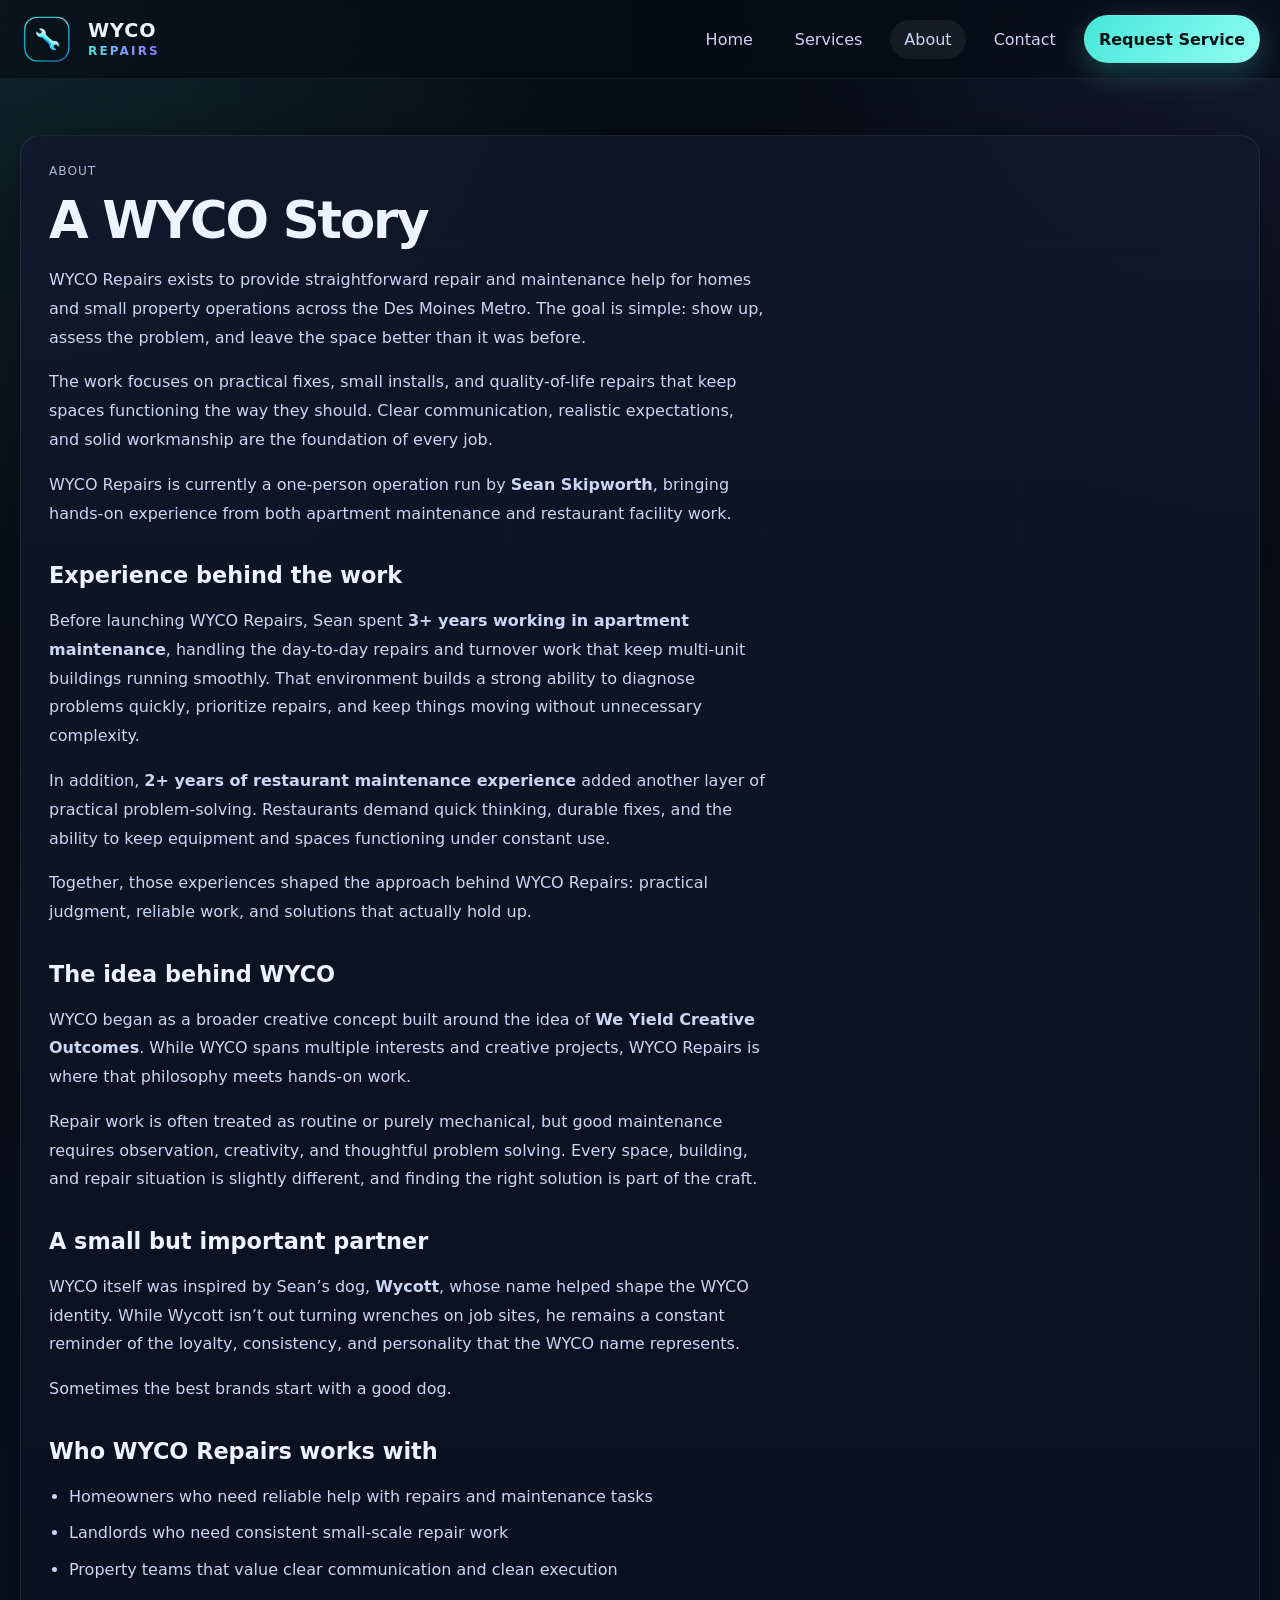
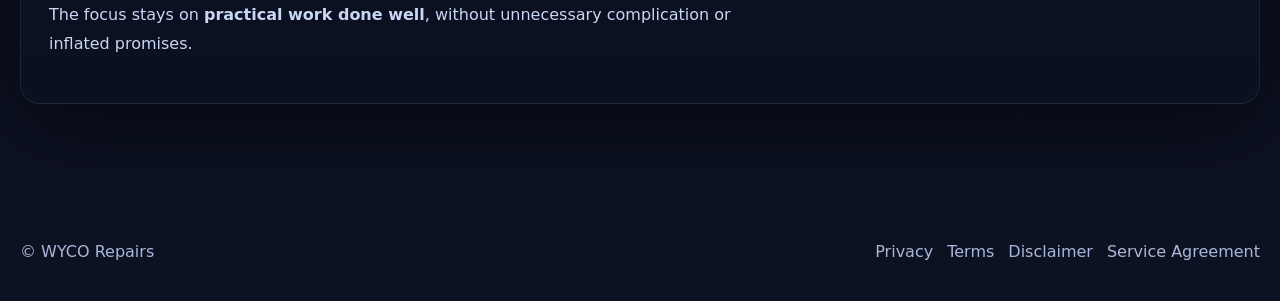
<file: about.html>
<!DOCTYPE html>
<html lang="en">
<head>
  <meta charset="UTF-8" />
  <meta name="viewport" content="width=device-width, initial-scale=1.0" />
  <title>About | WYCO Repairs</title>
  <link rel="stylesheet" href="css/style.css" />
  <link rel="apple-touch-icon" sizes="180x180" href="assets/icons/apple-touch-icon.png">

<link rel="icon" type="image/png" sizes="32x32" href="assets/icons/favicon-32x32.png">
<link rel="icon" type="image/png" sizes="16x16" href="assets/icons/favicon-16x16.png">
<link rel="icon" type="image/png" sizes="48x48" href="assets/icons/favicon-48x48.png">

<link rel="shortcut icon" href="assets/icons/favicon.ico">

<link rel="manifest" href="assets/site.webmanifest">
<meta name="msapplication-config" content="assets/browserconfig.xml"> 

<meta name="msapplication-TileColor" content="#0d1223">

<meta name="theme-color" content="#0d1223">
</head>
<body>
  <header class="site-header">
    <div class="container nav-shell">
      <a class="brand" href="index.html">
        <span class="brand-mark">
  <img src="assets/icons/wyco-master.png" alt="WYCO Repairs logo">
</span>
        <span class="brand-text"><span class="brand-title">WYCO</span><span class="brand-subtitle">REPAIRS</span></span>
      </a>
      <nav class="nav-links" aria-label="Primary">
        <a data-nav href="index.html">Home</a>
        <a data-nav href="services.html">Services</a>
        <a data-nav href="about.html">About</a>
        <a data-nav href="contact.html">Contact</a>
        <a class="cta" href="contact.html">Request Service</a>
      </nav>
      <button class="menu-toggle" aria-label="Toggle menu">
      <span></span>
      <span></span>
      <span></span>
    </button>
    </div>
  </header>

  <main>
    <div class="container">
      <section class="panel content-page">
  <div class="about-text">
    <span class="section-eyebrow">About</span>

    <h1>A WYCO Story</h1>

    <p>
      WYCO Repairs exists to provide straightforward repair and maintenance help for homes and small property operations across the Des Moines Metro. The goal is simple: show up, assess the problem, and leave the space better than it was before.
    </p>

    <p>
      The work focuses on practical fixes, small installs, and quality-of-life repairs that keep spaces functioning the way they should. Clear communication, realistic expectations, and solid workmanship are the foundation of every job.
    </p>

    <p>
      WYCO Repairs is currently a one-person operation run by <strong>Sean Skipworth</strong>, bringing hands-on experience from both apartment maintenance and restaurant facility work.
    </p>

    <h2>Experience behind the work</h2>

    <p>
      Before launching WYCO Repairs, Sean spent <strong>3+ years working in apartment maintenance</strong>, handling the day-to-day repairs and turnover work that keep multi-unit buildings running smoothly. That environment builds a strong ability to diagnose problems quickly, prioritize repairs, and keep things moving without unnecessary complexity.
    </p>

    <p>
      In addition, <strong>2+ years of restaurant maintenance experience</strong> added another layer of practical problem-solving. Restaurants demand quick thinking, durable fixes, and the ability to keep equipment and spaces functioning under constant use.
    </p>

    <p>
      Together, those experiences shaped the approach behind WYCO Repairs: practical judgment, reliable work, and solutions that actually hold up.
    </p>

    <h2>The idea behind WYCO</h2>

    <p>
      WYCO began as a broader creative concept built around the idea of <strong>We Yield Creative Outcomes</strong>. While WYCO spans multiple interests and creative projects, WYCO Repairs is where that philosophy meets hands-on work.
    </p>

    <p>
      Repair work is often treated as routine or purely mechanical, but good maintenance requires observation, creativity, and thoughtful problem solving. Every space, building, and repair situation is slightly different, and finding the right solution is part of the craft.
    </p>

    <h2>A small but important partner</h2>

    <p>
      WYCO itself was inspired by Sean’s dog, <strong>Wycott</strong>, whose name helped shape the WYCO identity. While Wycott isn’t out turning wrenches on job sites, he remains a constant reminder of the loyalty, consistency, and personality that the WYCO name represents.
    </p>

    <p>
      Sometimes the best brands start with a good dog.
    </p>

    <h2>Who WYCO Repairs works with</h2>

    <ul>
      <li>Homeowners who need reliable help with repairs and maintenance tasks</li>
      <li>Landlords who need consistent small-scale repair work</li>
      <li>Property teams that value clear communication and clean execution</li>
    </ul>

    <p>
      The focus stays on <strong>practical work done well</strong>, without unnecessary complication or inflated promises.
    </p>
  </div>
</section>
    </div>
  </main>

  <footer class="footer">
    <div class="container footer-shell">
      <div>© WYCO Repairs</div>
      <div class="footer-links">
        <a href="privacy.html">Privacy</a>
        <a href="terms.html">Terms</a>
        <a href="disclaimer.html">Disclaimer</a>
        <a href="service-agreement.html">Service Agreement</a>
      </div>
    </div>
  </footer>

  <script src="js/main.js"></script>
</body>
</html>
</file>
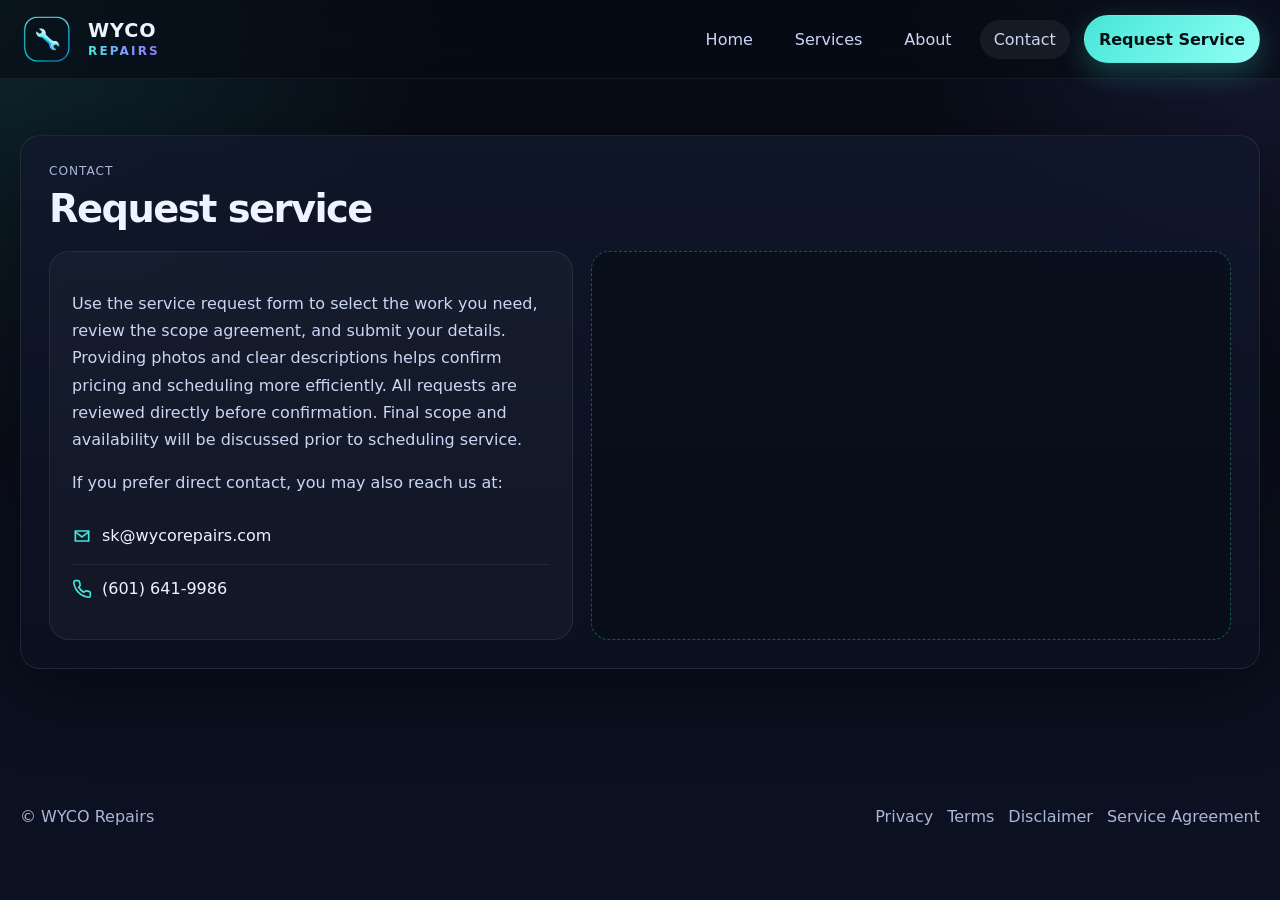
<file: contact.html>
<!DOCTYPE html>
<html lang="en">
<head>
  <meta charset="UTF-8" />
  <meta name="viewport" content="width=device-width, initial-scale=1.0" />
  <title>Contact | WYCO Repairs</title>
  <link rel="stylesheet" href="css/style.css" />
  <link rel="apple-touch-icon" sizes="180x180" href="assets/icons/apple-touch-icon.png">

<link rel="icon" type="image/png" sizes="32x32" href="assets/icons/favicon-32x32.png">
<link rel="icon" type="image/png" sizes="16x16" href="assets/icons/favicon-16x16.png">
<link rel="icon" type="image/png" sizes="48x48" href="assets/icons/favicon-48x48.png">

<link rel="shortcut icon" href="assets/icons/favicon.ico">

<link rel="manifest" href="assets/site.webmanifest">
<meta name="msapplication-config" content="assets/browserconfig.xml"> 

<meta name="msapplication-TileColor" content="#0d1223">

<meta name="theme-color" content="#0d1223">
</head>
<body>
  <header class="site-header">
    <div class="container nav-shell">
      <a class="brand" href="index.html">
        <span class="brand-mark">
  <img src="assets/icons/wyco-master.png" alt="WYCO Repairs logo">
</span>
        <span class="brand-text">
          <span class="brand-title">WYCO</span>
          <span class="brand-subtitle">REPAIRS</span>
        </span>
      </a>
      <nav class="nav-links" aria-label="Primary">
        <a data-nav href="index.html">Home</a>
        <a data-nav href="services.html">Services</a>
        <a data-nav href="about.html">About</a>
        <a data-nav href="contact.html">Contact</a>
        <a class="cta" href="contact.html">Request Service</a>
      </nav>
      <button class="menu-toggle" aria-label="Toggle menu">
      <span></span>
      <span></span>
      <span></span>
    </button>
    </div>
  </header>

  <main>
    <div class="container">
      <section class="panel section-shell">
        <div class="section-heading">
          <div>
            <span class="section-eyebrow">Contact</span>
            <h2>Request service</h2>
          </div>
        </div>

        <div class="contact-layout">
          <aside class="card">
            <p>Use the service request form to select the work you need, review the scope agreement, and submit your details.

Providing photos and clear descriptions helps confirm pricing and scheduling more efficiently.

All requests are reviewed directly before confirmation. Final scope and availability will be discussed prior to scheduling service.</p>

<p>If you prefer direct contact, you may also reach us at:</p>
            <ul class="list-clean">
  <li>
    <a class="contact-link" href="mailto:sk@wycorepairs.com" title="Email WYCO Repairs">
      <svg class="contact-icon" viewBox="0 0 24 24" aria-hidden="true">
        <path d="M4 6h16v12H4z"></path>
        <path d="M4 7l8 6 8-6"></path>
      </svg>
      sk@wycorepairs.com
    </a>
  </li>
  <li>
    <a class="contact-link" href="tel:+16016419986" title="Call WYCO Repairs">
      <svg class="contact-icon" viewBox="0 0 24 24" aria-hidden="true">
        <path d="M22 16.92v3a2 2 0 0 1-2.18 2
        19.79 19.79 0 0 1-8.63-3.07
        19.5 19.5 0 0 1-6-6
        19.79 19.79 0 0 1-3.07-8.67
        A2 2 0 0 1 4.11 2h3a2 2 0 0 1 2 1.72
        c.12.9.32 1.78.59 2.63
        a2 2 0 0 1-.45 2.11L8.09 9.91
        a16 16 0 0 0 6 6l1.45-1.16
        a2 2 0 0 1 2.11-.45
        c.85.27 1.73.47 2.63.59
        A2 2 0 0 1 22 16.92z"></path>
      </svg>
      (601) 641-9986
    </a>
  </li>
</ul>
          </aside>

          <div class="jotform-slot">
            <script src="https://form.jotform.com/jsform/260535456610050"></script>
          </div>
        </div>
      </section>
    </div>
  </main>

  <footer class="footer">
    <div class="container footer-shell">
      <div>© WYCO Repairs</div>
      <div class="footer-links">
        <a href="privacy.html">Privacy</a>
        <a href="terms.html">Terms</a>
        <a href="disclaimer.html">Disclaimer</a>
        <a href="service-agreement.html">Service Agreement</a>
      </div>
    </div>
  </footer>

  <script src="js/main.js"></script>
</body>
</html>
</file>
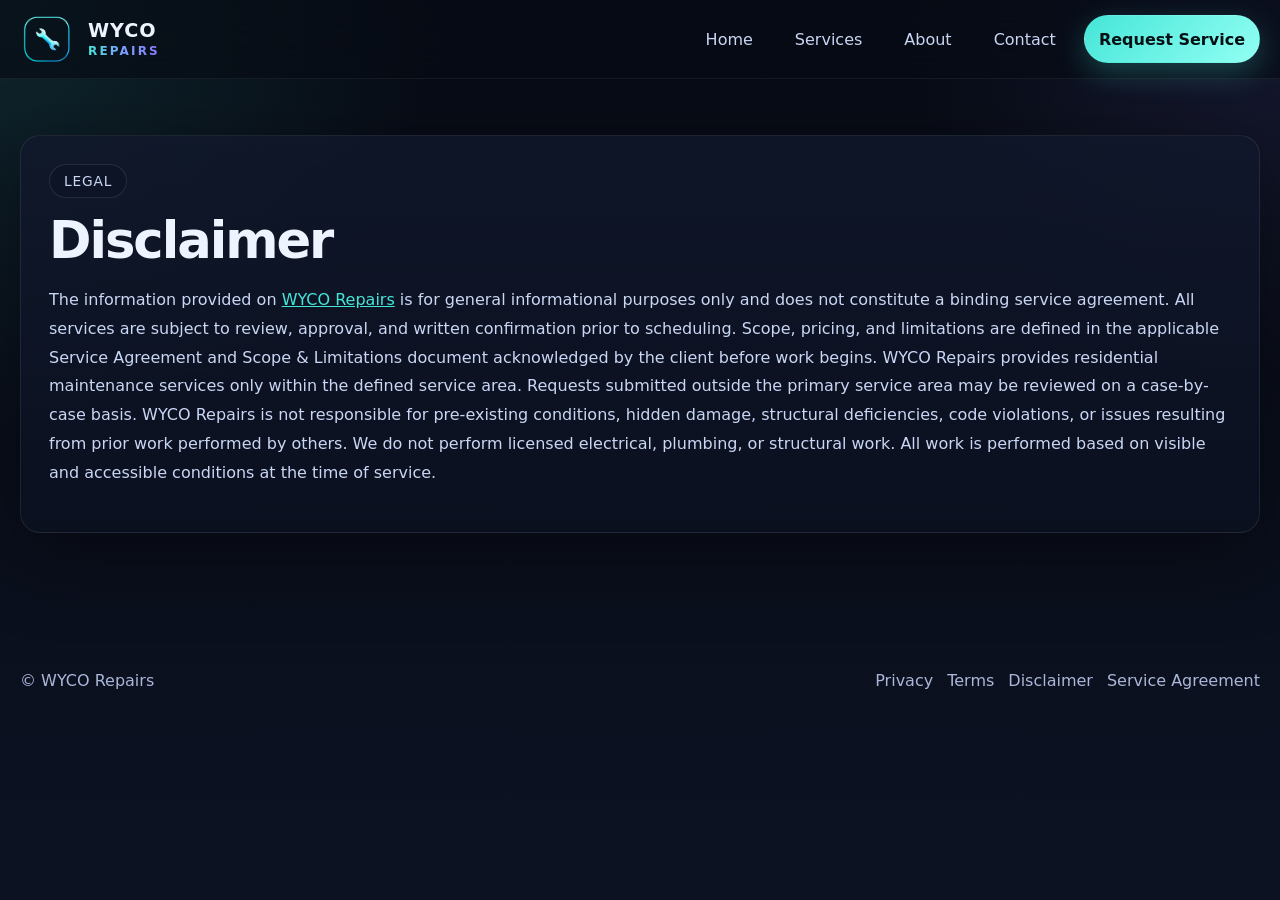
<file: disclaimer.html>
<!DOCTYPE html>
<html lang="en">
<head>
  <meta charset="UTF-8" />
  <meta name="viewport" content="width=device-width, initial-scale=1.0" />
  <title>Disclaimer | WYCO Repairs</title>
  <link rel="stylesheet" href="css/style.css" />
  <link rel="apple-touch-icon" sizes="180x180" href="assets/icons/apple-touch-icon.png">

<link rel="icon" type="image/png" sizes="32x32" href="assets/icons/favicon-32x32.png">
<link rel="icon" type="image/png" sizes="16x16" href="assets/icons/favicon-16x16.png">
<link rel="icon" type="image/png" sizes="48x48" href="assets/icons/favicon-48x48.png">

<link rel="shortcut icon" href="assets/icons/favicon.ico">

<link rel="manifest" href="assets/site.webmanifest">
<meta name="msapplication-config" content="assets/browserconfig.xml"> 

<meta name="msapplication-TileColor" content="#0d1223">

<meta name="theme-color" content="#0d1223">
</head>
<body>
  <header class="site-header">
    <div class="container nav-shell">
      <a class="brand" href="index.html">
        <span class="brand-mark">
  <img src="assets/icons/wyco-master.png" alt="WYCO Repairs logo">
</span>
        <span class="brand-text"><span class="brand-title">WYCO</span><span class="brand-subtitle">REPAIRS</span></span>
      </a>
      <nav class="nav-links" aria-label="Primary">
        <a data-nav href="index.html">Home</a>
        <a data-nav href="services.html">Services</a>
        <a data-nav href="about.html">About</a>
        <a data-nav href="contact.html">Contact</a>
        <a class="cta" href="contact.html">Request Service</a>
      </nav>
      <button class="menu-toggle" aria-label="Toggle menu">
      <span></span>
      <span></span>
      <span></span>
    </button>
    </div>
  </header>

  <main>
    <div class="container">
      <section class="panel content-page">
        <span class="pill">Legal</span>
        <h1>Disclaimer</h1>
        <p>The information provided on <a href="https://www.wycorepairs.com">WYCO Repairs</a> is for general informational purposes only and does not constitute a binding service agreement.

All services are subject to review, approval, and written confirmation prior to scheduling. Scope, pricing, and limitations are defined in the applicable Service Agreement and Scope & Limitations document acknowledged by the client before work begins.

WYCO Repairs provides residential maintenance services only within the defined service area. Requests submitted outside the primary service area may be reviewed on a case-by-case basis.

WYCO Repairs is not responsible for pre-existing conditions, hidden damage, structural deficiencies, code violations, or issues resulting from prior work performed by others. We do not perform licensed electrical, plumbing, or structural work.

All work is performed based on visible and accessible conditions at the time of service.</p>
      </section>
    </div>
  </main>

  <footer class="footer">
    <div class="container footer-shell">
      <div>© WYCO Repairs</div>
      <div class="footer-links">
        <a href="privacy.html">Privacy</a>
        <a href="terms.html">Terms</a>
        <a href="disclaimer.html">Disclaimer</a>
        <a href="service-agreement.html">Service Agreement</a>
      </div>
    </div>
  </footer>

  <script src="js/main.js"></script>
</body>
</html>
</file>
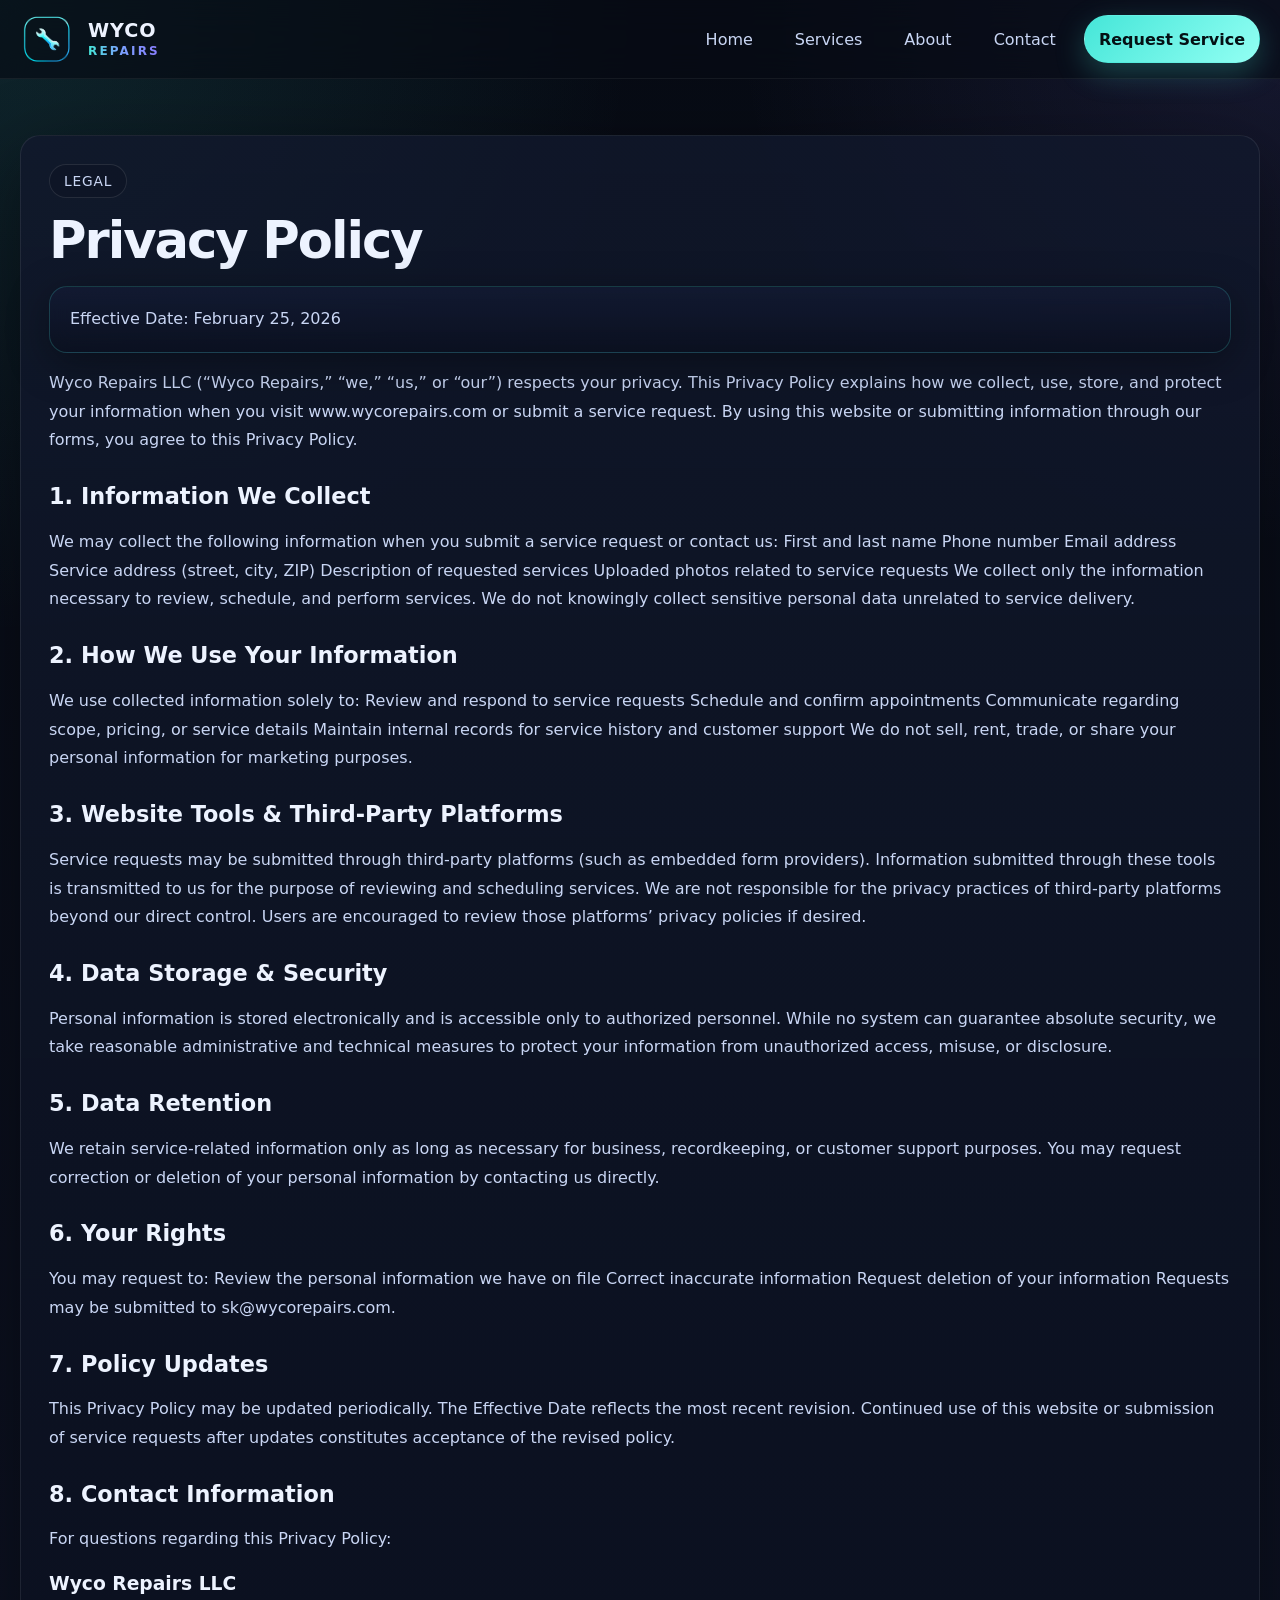
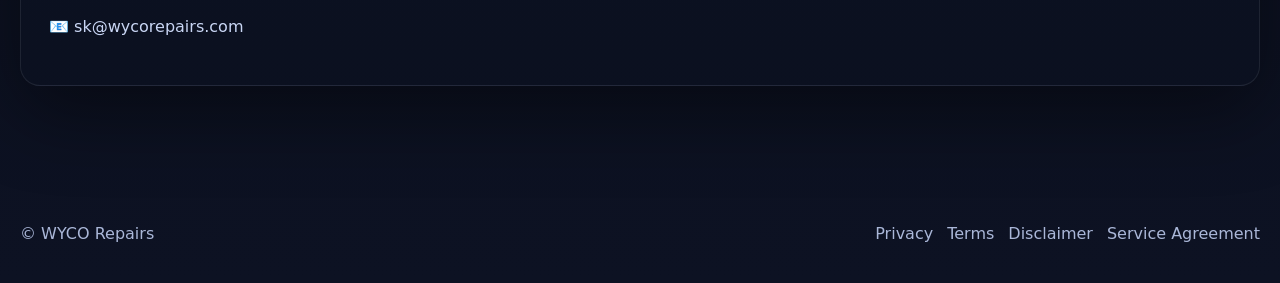
<file: privacy.html>
<!DOCTYPE html>
<html lang="en">
<head>
  <meta charset="UTF-8" />
  <meta name="viewport" content="width=device-width, initial-scale=1.0" />
  <title>Privacy Policy | WYCO Repairs</title>
  <link rel="stylesheet" href="css/style.css" />
  <link rel="apple-touch-icon" sizes="180x180" href="assets/icons/apple-touch-icon.png">

<link rel="icon" type="image/png" sizes="32x32" href="assets/icons/favicon-32x32.png">
<link rel="icon" type="image/png" sizes="16x16" href="assets/icons/favicon-16x16.png">
<link rel="icon" type="image/png" sizes="48x48" href="assets/icons/favicon-48x48.png">

<link rel="shortcut icon" href="assets/icons/favicon.ico">

<link rel="manifest" href="assets/site.webmanifest">
<meta name="msapplication-config" content="assets/browserconfig.xml"> 

<meta name="msapplication-TileColor" content="#0d1223">

<meta name="theme-color" content="#0d1223">
</head>
<body>
  <header class="site-header">
    <div class="container nav-shell">
      <a class="brand" href="index.html">
        <span class="brand-mark">
  <img src="assets/icons/wyco-master.png" alt="WYCO Repairs logo">
</span>
        <span class="brand-text"><span class="brand-title">WYCO</span><span class="brand-subtitle">REPAIRS</span></span>
      </a>
      <nav class="nav-links" aria-label="Primary">
        <a data-nav href="index.html">Home</a>
        <a data-nav href="services.html">Services</a>
        <a data-nav href="about.html">About</a>
        <a data-nav href="contact.html">Contact</a>
        <a class="cta" href="contact.html">Request Service</a>
      </nav>
      <button class="menu-toggle" aria-label="Toggle menu">
      <span></span>
      <span></span>
      <span></span>
    </button>
    </div>
  </header>

  <main>
    <div class="container">
      <section class="panel content-page">
        <span class="pill">Legal</span>
        <h1>Privacy Policy</h1>
        <p class="notice">Effective Date: February 25, 2026</p>
        <p>Wyco Repairs LLC (“Wyco Repairs,” “we,” “us,” or “our”) respects your privacy. This Privacy Policy explains how we collect, use, store, and protect your information when you visit www.wycorepairs.com or submit  a service request.

By using this website or submitting information through our forms, you agree to this Privacy Policy.</p>

<h2>1. Information We Collect</h2>
<p>We may collect the following information when you submit a service request or contact us:

First and last name

Phone number

Email address

Service address (street, city, ZIP)

Description of requested services

Uploaded photos related to service requests

We collect only the information necessary to review, schedule, and perform services.

We do not knowingly collect sensitive personal data unrelated to service delivery.</p>

<h2>2. How We Use Your Information</h2>
<p>We use collected information solely to:

Review and respond to service requests

Schedule and confirm appointments

Communicate regarding scope, pricing, or service details

Maintain internal records for service history and customer support

We do not sell, rent, trade, or share your personal information for marketing purposes.</p>

<h2>3. Website Tools & Third-Party Platforms</h2>
<p>Service requests may be submitted through third-party platforms (such as embedded form providers). Information submitted through these tools is transmitted to us for the purpose of reviewing and scheduling services.

We are not responsible for the privacy practices of third-party platforms beyond our direct control. Users are encouraged to review those platforms’ privacy policies if desired.</p>

<h2>4. Data Storage & Security</h2>
<p>Personal information is stored electronically and is accessible only to authorized personnel.

While no system can guarantee absolute security, we take reasonable administrative and technical measures to protect your information from unauthorized access, misuse, or disclosure.</p>

<h2>5. Data Retention</h2>
<p>We retain service-related information only as long as necessary for business, recordkeeping, or customer support purposes.

You may request correction or deletion of your personal information by contacting us directly.</p>

<h2>6. Your Rights</h2>
<p>You may request to:

Review the personal information we have on file

Correct inaccurate information

Request deletion of your information

Requests may be submitted to sk@wycorepairs.com.</p>

<h2>7. Policy Updates</h2>
<p>This Privacy Policy may be updated periodically. The Effective Date reflects the most recent revision. Continued use of this website or submission of service requests after updates constitutes acceptance of the revised policy.</p>

<h2>8. Contact Information</h2>
<p>For questions regarding this Privacy Policy:</p>

<h3>Wyco Repairs LLC</h3>
 <p>📧 sk@wycorepairs.com</p>
      </section>
    </div>
  </main>

  <footer class="footer">
    <div class="container footer-shell">
      <div>© WYCO Repairs</div>
      <div class="footer-links">
        <a href="privacy.html">Privacy</a>
        <a href="terms.html">Terms</a>
        <a href="disclaimer.html">Disclaimer</a>
        <a href="service-agreement.html">Service Agreement</a>
      </div>
    </div>
  </footer>

  <script src="js/main.js"></script>
</body>
</html>
</file>
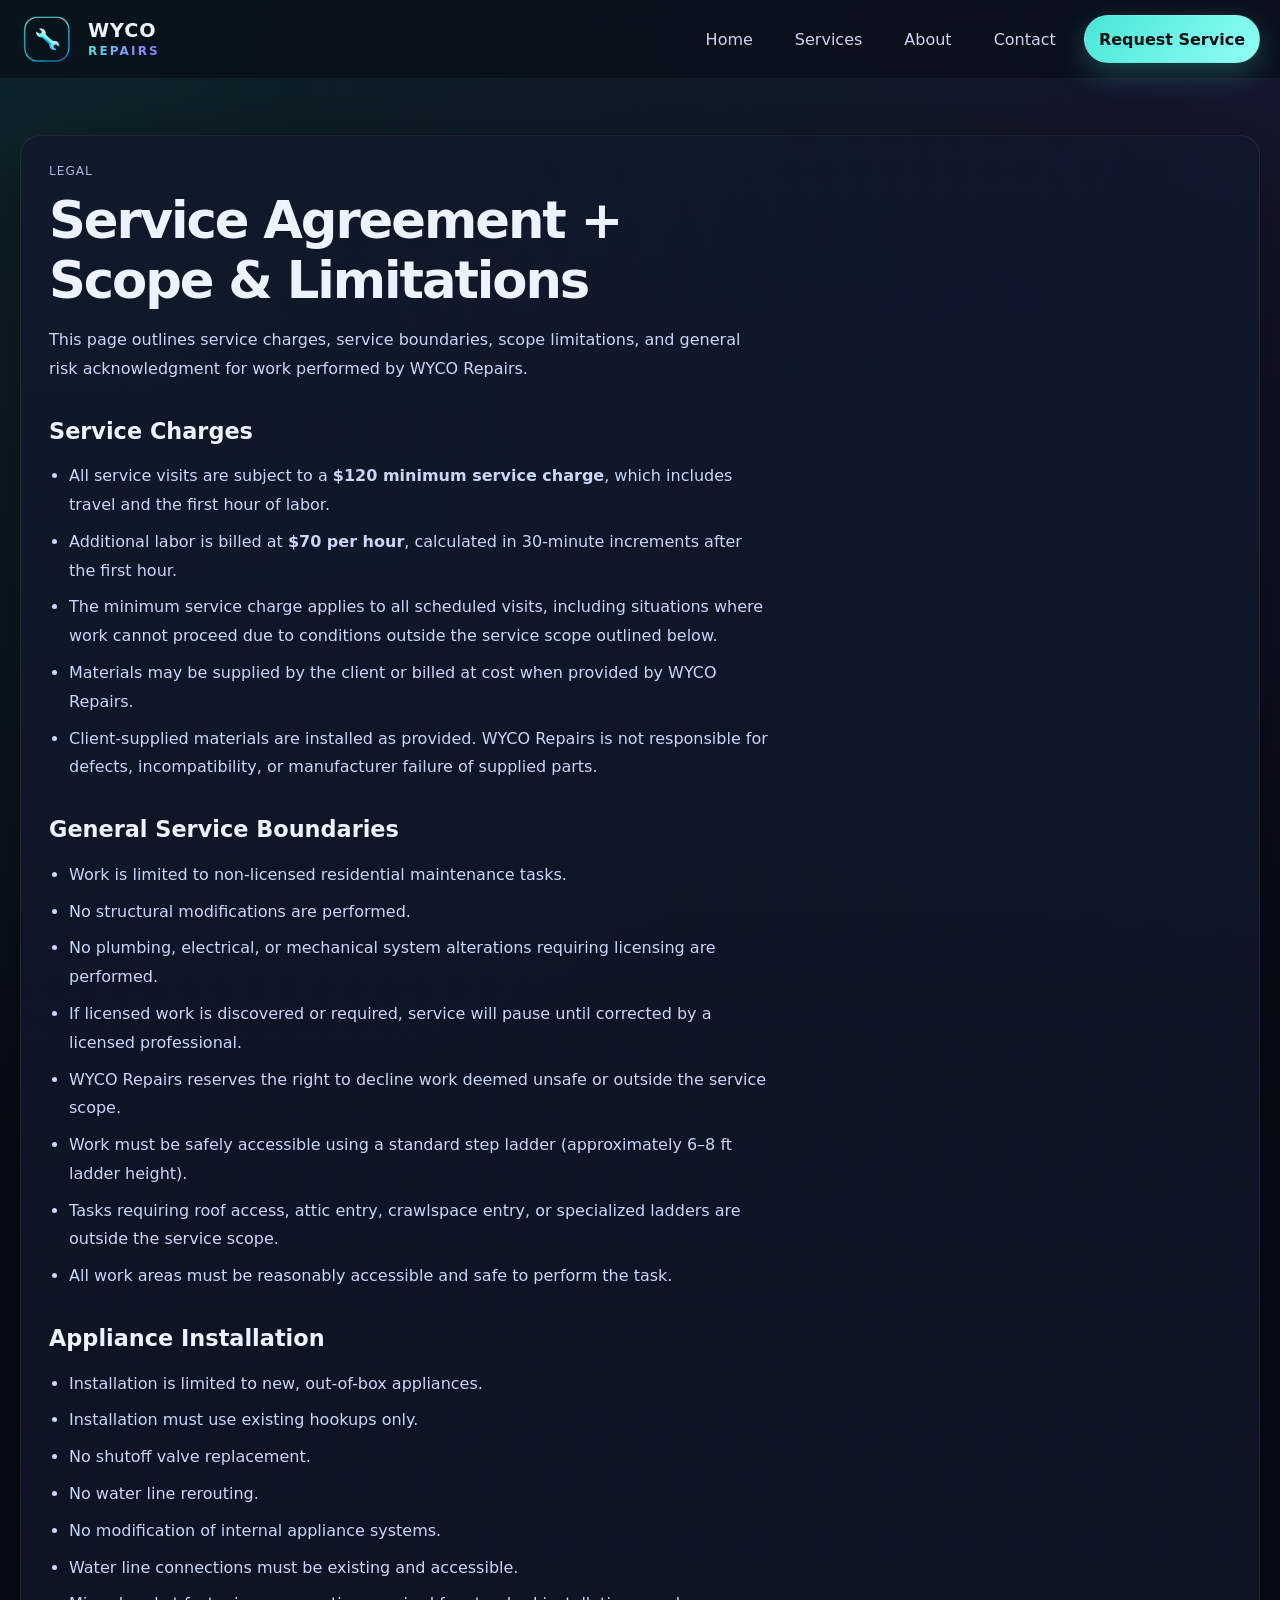
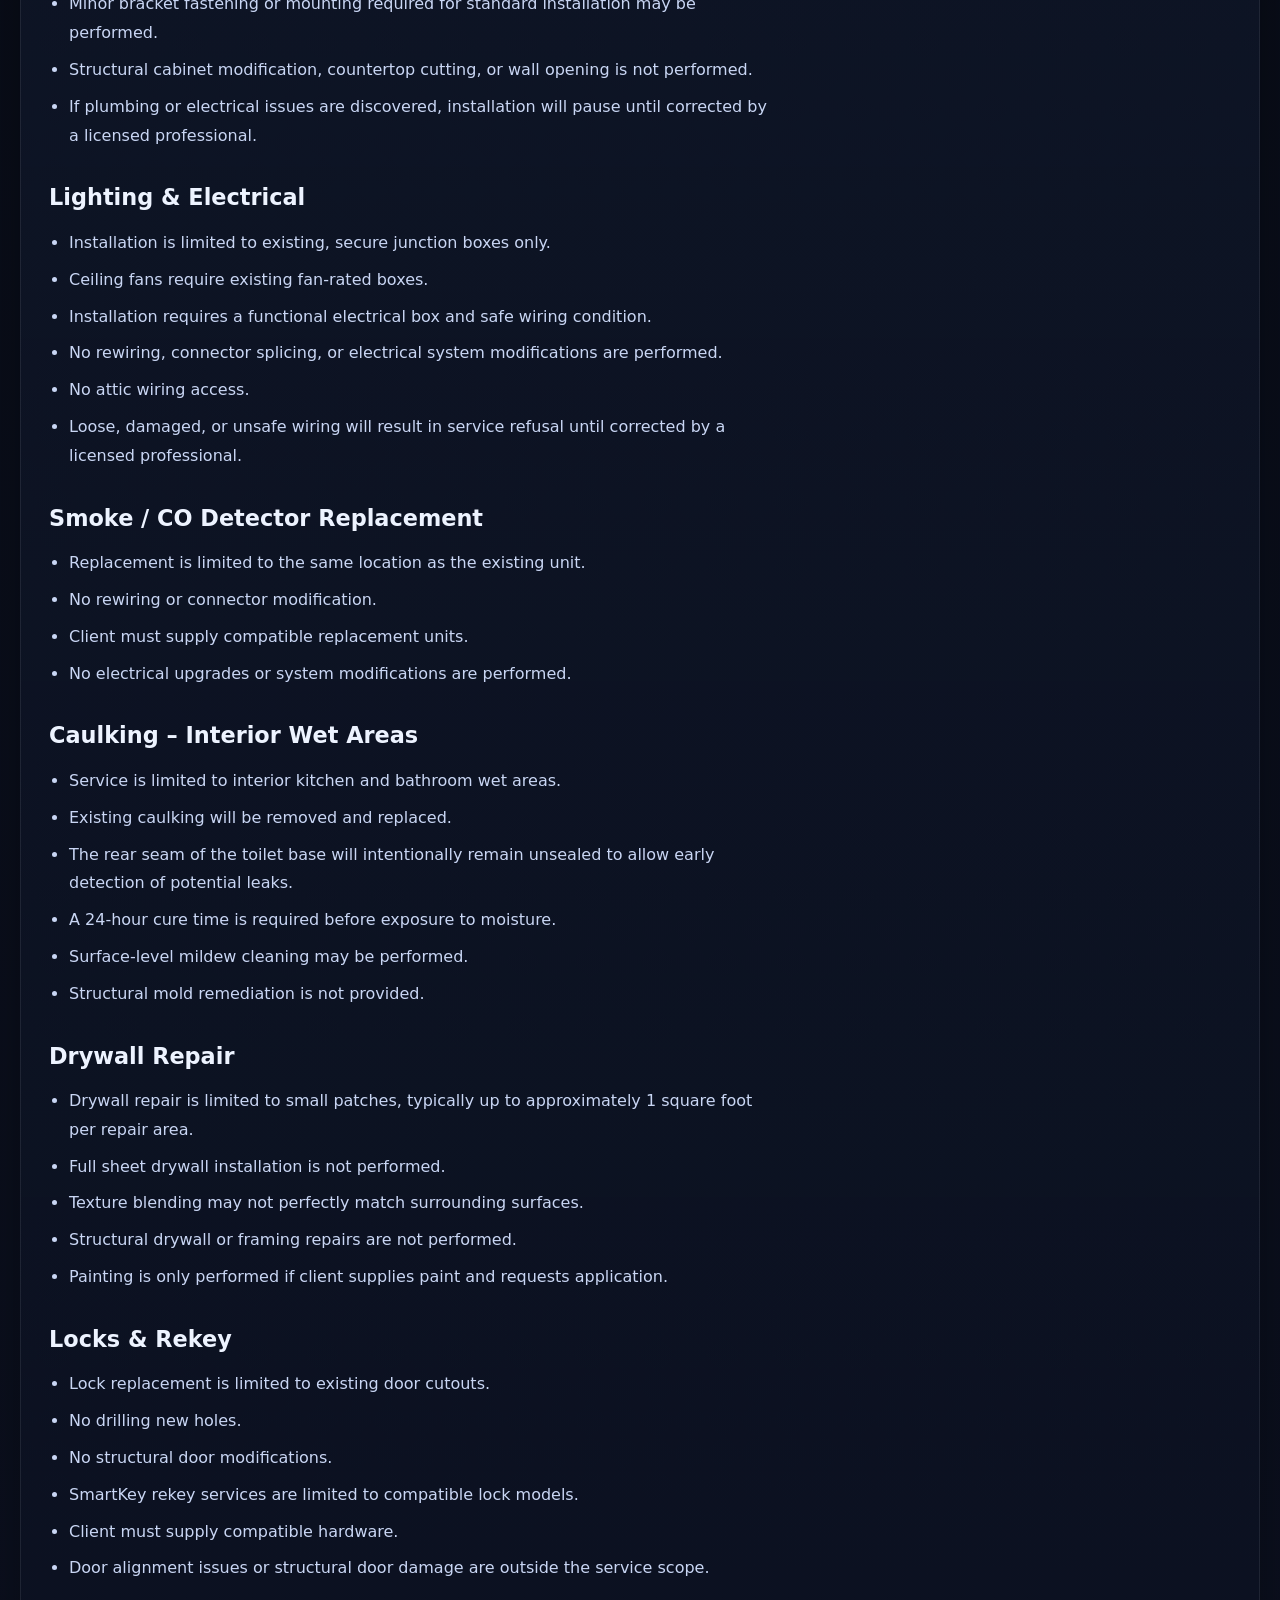
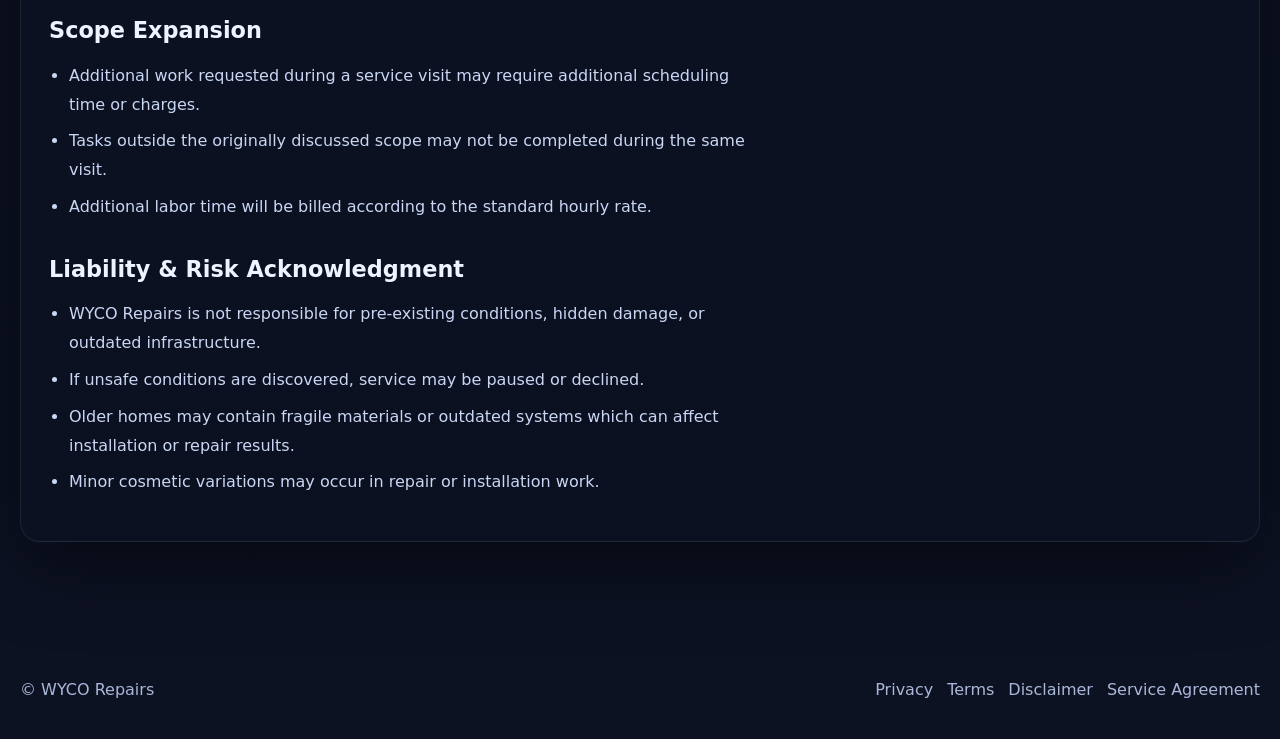
<file: service-agreement.html>
<!DOCTYPE html>
<html lang="en">
<head>
  <meta charset="UTF-8" />
  <meta name="viewport" content="width=device-width, initial-scale=1.0" />
  <title>Service Agreement — WYCO Repairs</title>
  <meta name="description" content="Service Agreement, scope, limitations, and service boundaries for WYCO Repairs." />
  <link rel="stylesheet" href="css/style.css" />

  <link rel="apple-touch-icon" sizes="180x180" href="assets/icons/apple-touch-icon.png">
  <link rel="icon" type="image/png" sizes="32x32" href="assets/icons/favicon-32x32.png">
  <link rel="icon" type="image/png" sizes="16x16" href="assets/icons/favicon-16x16.png">
  <link rel="icon" type="image/png" sizes="48x48" href="assets/icons/favicon-48x48.png">
  <link rel="shortcut icon" href="assets/icons/favicon.ico">
  <link rel="manifest" href="assets/site.webmanifest">
  <meta name="msapplication-config" content="assets/browserconfig.xml">
  <meta name="msapplication-TileColor" content="#0d1223">
  <meta name="theme-color" content="#0d1223">
</head>
<body>
  <header class="site-header">
    <div class="container nav-shell">
      <a class="brand" href="index.html" aria-label="WYCO Repairs home">
        <span class="brand-mark">
          <img src="assets/icons/wyco-master.png" alt="WYCO Repairs logo">
        </span>
        <span class="brand-text">
          <span class="brand-title">WYCO</span>
          <span class="brand-subtitle">REPAIRS</span>
        </span>
      </a>

      <nav class="nav-links" aria-label="Primary">
        <a data-nav href="index.html">Home</a>
        <a data-nav href="services.html">Services</a>
        <a data-nav href="about.html">About</a>
        <a data-nav href="contact.html">Contact</a>
        <a class="cta" href="contact.html">Request Service</a>
      </nav>

      <button class="menu-toggle" aria-label="Toggle menu">
        <span></span>
        <span></span>
        <span></span>
      </button>
    </div>
  </header>

  <main>
    <div class="container">
      <section class="panel content-page">
        <div class="about-text">
          <span class="section-eyebrow">Legal</span>
          <h1>Service Agreement + Scope &amp; Limitations</h1>

          <p>
            This page outlines service charges, service boundaries, scope limitations, and general risk acknowledgment for work performed by WYCO Repairs.
          </p>

          <h2>Service Charges</h2>
          <ul>
            <li>All service visits are subject to a <strong>$120 minimum service charge</strong>, which includes travel and the first hour of labor.</li>
            <li>Additional labor is billed at <strong>$70 per hour</strong>, calculated in 30-minute increments after the first hour.</li>
            <li>The minimum service charge applies to all scheduled visits, including situations where work cannot proceed due to conditions outside the service scope outlined below.</li>
            <li>Materials may be supplied by the client or billed at cost when provided by WYCO Repairs.</li>
            <li>Client-supplied materials are installed as provided. WYCO Repairs is not responsible for defects, incompatibility, or manufacturer failure of supplied parts.</li>
          </ul>

          <h2>General Service Boundaries</h2>
          <ul>
            <li>Work is limited to non-licensed residential maintenance tasks.</li>
            <li>No structural modifications are performed.</li>
            <li>No plumbing, electrical, or mechanical system alterations requiring licensing are performed.</li>
            <li>If licensed work is discovered or required, service will pause until corrected by a licensed professional.</li>
            <li>WYCO Repairs reserves the right to decline work deemed unsafe or outside the service scope.</li>
            <li>Work must be safely accessible using a standard step ladder (approximately 6–8 ft ladder height).</li>
            <li>Tasks requiring roof access, attic entry, crawlspace entry, or specialized ladders are outside the service scope.</li>
            <li>All work areas must be reasonably accessible and safe to perform the task.</li>
          </ul>

          <h2>Appliance Installation</h2>
          <ul>
            <li>Installation is limited to new, out-of-box appliances.</li>
            <li>Installation must use existing hookups only.</li>
            <li>No shutoff valve replacement.</li>
            <li>No water line rerouting.</li>
            <li>No modification of internal appliance systems.</li>
            <li>Water line connections must be existing and accessible.</li>
            <li>Minor bracket fastening or mounting required for standard installation may be performed.</li>
            <li>Structural cabinet modification, countertop cutting, or wall opening is not performed.</li>
            <li>If plumbing or electrical issues are discovered, installation will pause until corrected by a licensed professional.</li>
          </ul>

          <h2>Lighting &amp; Electrical</h2>
          <ul>
            <li>Installation is limited to existing, secure junction boxes only.</li>
            <li>Ceiling fans require existing fan-rated boxes.</li>
            <li>Installation requires a functional electrical box and safe wiring condition.</li>
            <li>No rewiring, connector splicing, or electrical system modifications are performed.</li>
            <li>No attic wiring access.</li>
            <li>Loose, damaged, or unsafe wiring will result in service refusal until corrected by a licensed professional.</li>
          </ul>

          <h2>Smoke / CO Detector Replacement</h2>
          <ul>
            <li>Replacement is limited to the same location as the existing unit.</li>
            <li>No rewiring or connector modification.</li>
            <li>Client must supply compatible replacement units.</li>
            <li>No electrical upgrades or system modifications are performed.</li>
          </ul>

          <h2>Caulking – Interior Wet Areas</h2>
          <ul>
            <li>Service is limited to interior kitchen and bathroom wet areas.</li>
            <li>Existing caulking will be removed and replaced.</li>
            <li>The rear seam of the toilet base will intentionally remain unsealed to allow early detection of potential leaks.</li>
            <li>A 24-hour cure time is required before exposure to moisture.</li>
            <li>Surface-level mildew cleaning may be performed.</li>
            <li>Structural mold remediation is not provided.</li>
          </ul>

          <h2>Drywall Repair</h2>
          <ul>
            <li>Drywall repair is limited to small patches, typically up to approximately 1 square foot per repair area.</li>
            <li>Full sheet drywall installation is not performed.</li>
            <li>Texture blending may not perfectly match surrounding surfaces.</li>
            <li>Structural drywall or framing repairs are not performed.</li>
            <li>Painting is only performed if client supplies paint and requests application.</li>
          </ul>

          <h2>Locks &amp; Rekey</h2>
          <ul>
            <li>Lock replacement is limited to existing door cutouts.</li>
            <li>No drilling new holes.</li>
            <li>No structural door modifications.</li>
            <li>SmartKey rekey services are limited to compatible lock models.</li>
            <li>Client must supply compatible hardware.</li>
            <li>Door alignment issues or structural door damage are outside the service scope.</li>
          </ul>

          <h2>Scope Expansion</h2>
          <ul>
            <li>Additional work requested during a service visit may require additional scheduling time or charges.</li>
            <li>Tasks outside the originally discussed scope may not be completed during the same visit.</li>
            <li>Additional labor time will be billed according to the standard hourly rate.</li>
          </ul>

          <h2>Liability &amp; Risk Acknowledgment</h2>
          <ul>
            <li>WYCO Repairs is not responsible for pre-existing conditions, hidden damage, or outdated infrastructure.</li>
            <li>If unsafe conditions are discovered, service may be paused or declined.</li>
            <li>Older homes may contain fragile materials or outdated systems which can affect installation or repair results.</li>
            <li>Minor cosmetic variations may occur in repair or installation work.</li>
          </ul>
        </div>
      </section>
    </div>
  </main>

  <footer class="footer">
    <div class="container footer-shell">
      <div>© WYCO Repairs</div>
      <div class="footer-links">
        <a href="privacy.html">Privacy</a>
        <a href="terms.html">Terms</a>
        <a href="disclaimer.html">Disclaimer</a>
        <a href="service-agreement.html">Service Agreement</a>
      </div>
    </div>
  </footer>

  <script src="js/main.js"></script>
</body>
</html>
</file>
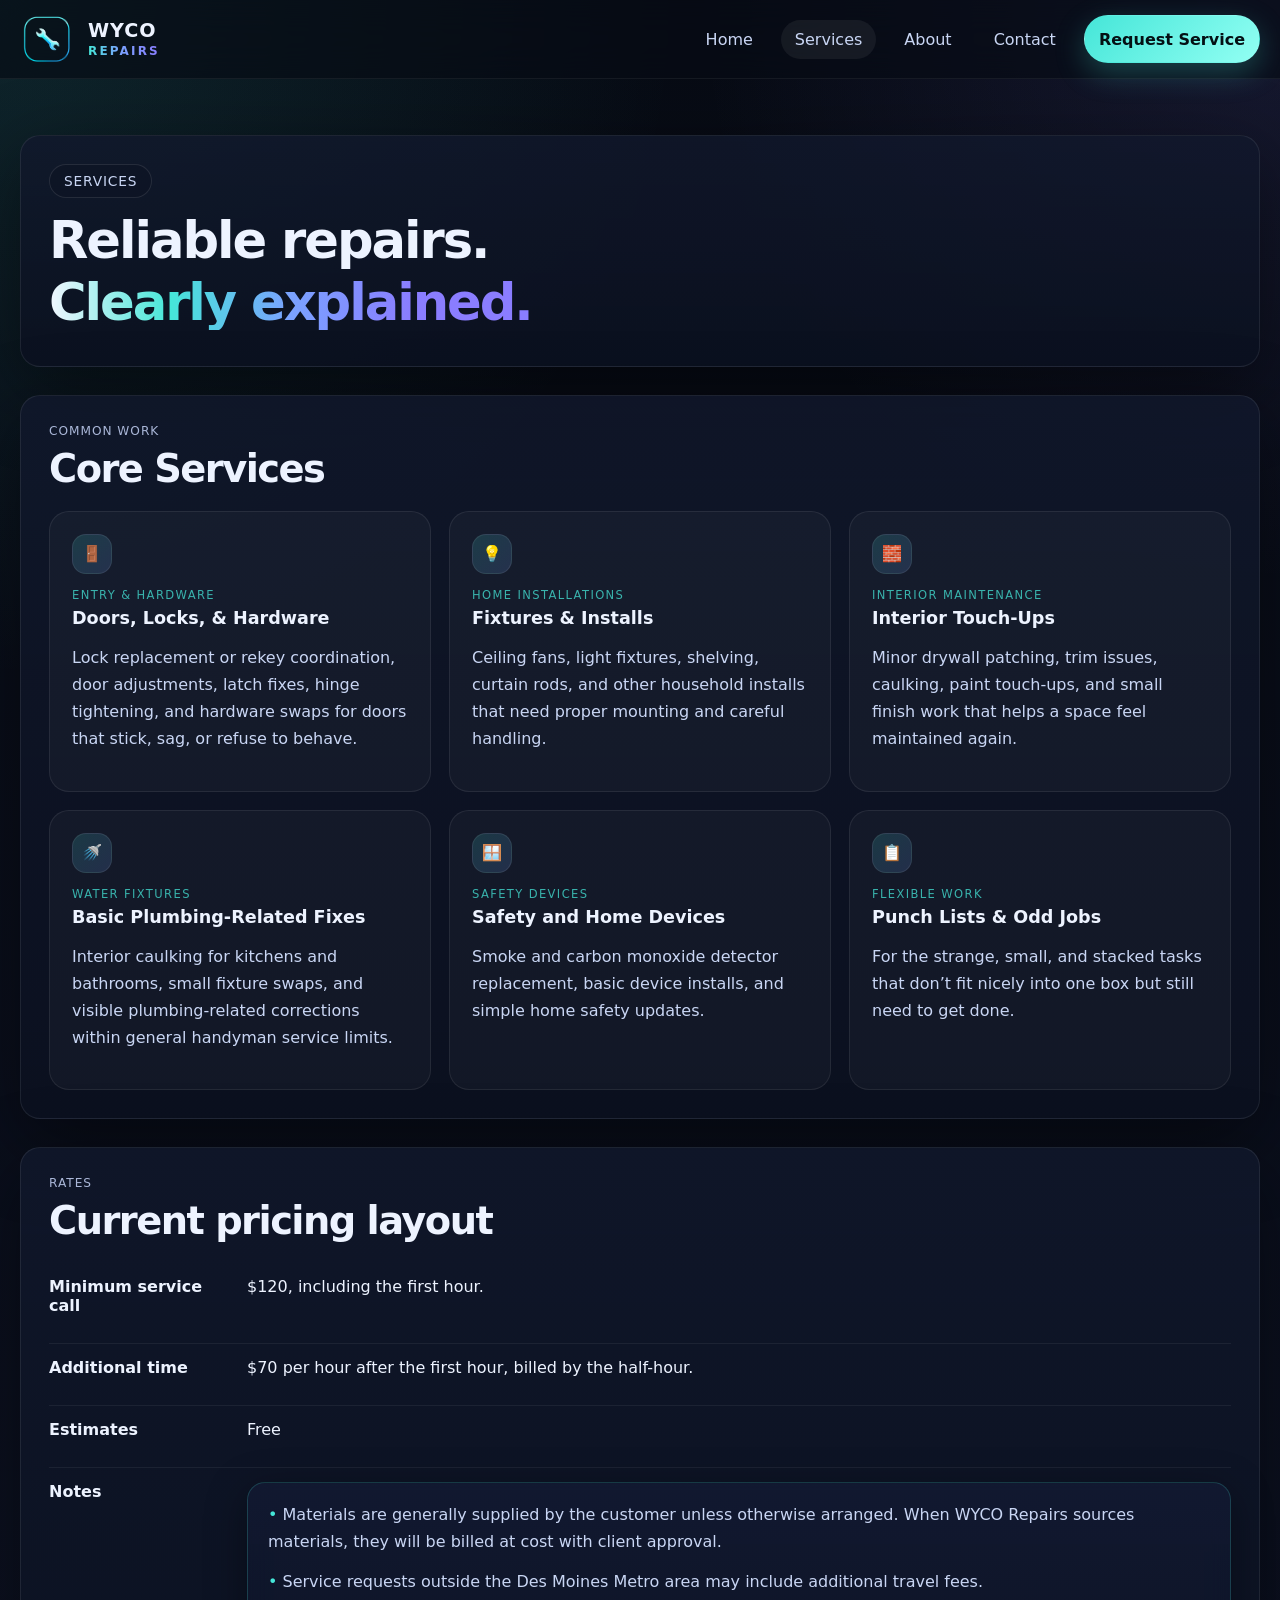
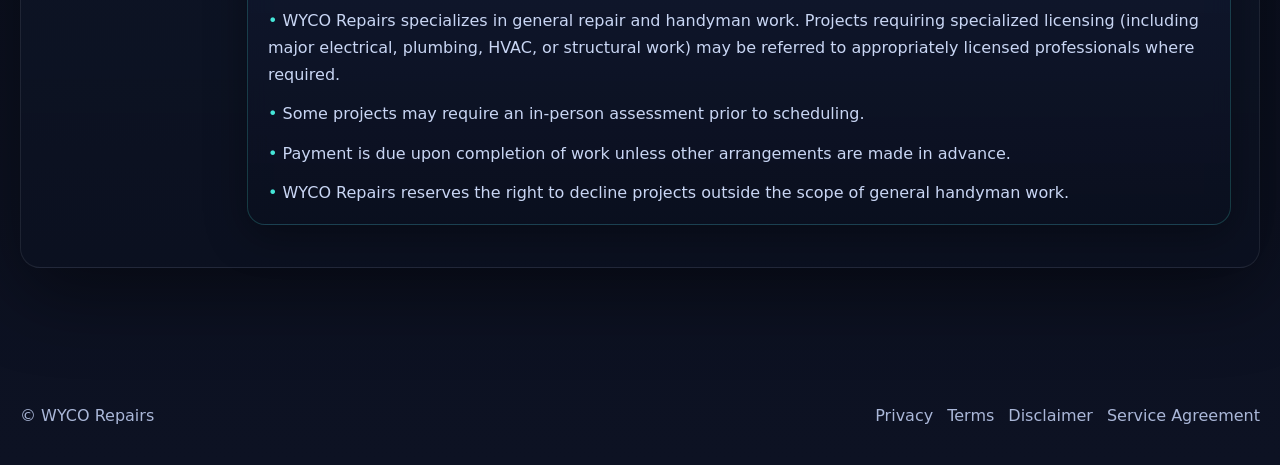
<file: services.html>
<!DOCTYPE html>
<html lang="en">
<head>
  <meta charset="UTF-8" />
  <meta name="viewport" content="width=device-width, initial-scale=1.0" />
  <title>Services | WYCO Repairs</title>
  <link rel="stylesheet" href="css/style.css" />
  <link rel="apple-touch-icon" sizes="180x180" href="assets/icons/apple-touch-icon.png">

<link rel="icon" type="image/png" sizes="32x32" href="assets/icons/favicon-32x32.png">
<link rel="icon" type="image/png" sizes="16x16" href="assets/icons/favicon-16x16.png">
<link rel="icon" type="image/png" sizes="48x48" href="assets/icons/favicon-48x48.png">

<link rel="shortcut icon" href="assets/icons/favicon.ico">

<link rel="manifest" href="assets/site.webmanifest">
<meta name="msapplication-config" content="assets/browserconfig.xml"> 

<meta name="msapplication-TileColor" content="#0d1223">

<meta name="theme-color" content="#0d1223">
</head>
<body>
  <header class="site-header">
    <div class="container nav-shell">
      <a class="brand" href="index.html">
        <span class="brand-mark">
  <img src="assets/icons/wyco-master.png" alt="WYCO Repairs logo">
</span>
        <span class="brand-text"><span class="brand-title">WYCO</span><span class="brand-subtitle">REPAIRS</span></span>
      </a>
      <nav class="nav-links" aria-label="Primary">
        <a data-nav href="index.html">Home</a>
        <a data-nav href="services.html">Services</a>
        <a data-nav href="about.html">About</a>
        <a data-nav href="contact.html">Contact</a>
        <a class="cta" href="contact.html">Request Service</a>
      </nav>
      <button class="menu-toggle" aria-label="Toggle menu">
      <span></span>
      <span></span>
      <span></span>
    </button>
    </div>
  </header>

  <main>
    <div class="container">
      <section class="panel content-page">
        <span class="pill">Services</span>
        <h1 class="section-title">
          Reliable repairs.
          <span class="gradient-text">Clearly explained.</span>
        </h1>
      </section>

      <section class="panel section-shell">
        <div class="section-heading">
          <div>
            <span class="section-eyebrow">Common work</span>
            <h2>Core Services</h2>
          </div>
        </div>

        <div class="grid-services">
          <article class="card">
            <div class="icon-chip">🚪</div>
            <small class="service-sub">Entry & Hardware</small>
            <h3>Doors, Locks, & Hardware</h3>
            <p>Lock replacement or rekey coordination, door adjustments, latch fixes, hinge tightening, and hardware swaps for doors that stick, sag, or refuse to behave.</p>
          </article>
          <article class="card">
            <div class="icon-chip">💡</div>
            <small class="service-sub">Home Installations</small>
            <h3>Fixtures & Installs</h3>
            <p>Ceiling fans, light fixtures, shelving, curtain rods, and other household installs that need proper mounting and careful handling.</p>
          </article>
          <article class="card">
            <div class="icon-chip">🧱</div>
            <small class="service-sub">Interior Maintenance</small>
            <h3>Interior Touch-Ups</h3>
            <p>Minor drywall patching, trim issues, caulking, paint touch-ups, and small finish work that helps a space feel maintained again.</p>
          </article>
          <article class="card">
            <div class="icon-chip">🚿</div>
            <small class="service-sub">Water Fixtures</small>
            <h3>Basic Plumbing-Related Fixes</h3>
            <p>Interior caulking for kitchens and bathrooms, small fixture swaps, and visible plumbing-related corrections within general handyman service limits.</p>
          </article>
          <article class="card">
            <div class="icon-chip">🪟</div>
            <small class="service-sub">Safety Devices</small>
            <h3>Safety and Home Devices</h3>
            <p>Smoke and carbon monoxide detector replacement, basic device installs, and simple home safety updates.</p>
          </article>
          <article class="card">
            <div class="icon-chip">📋</div>
            <small class="service-sub">Flexible Work</small>
            <h3>Punch Lists & Odd Jobs</h3>
            <p>For the strange, small, and stacked tasks that don’t fit nicely into one box but still need to get done.</p>
          </article>
        </div>
      </section>

      <section class="panel section-shell">
        <div class="section-heading">
          <div>
            <span class="section-eyebrow">Rates</span>
            <h2>Current pricing layout</h2>
          </div>
        </div>

        <div class="table-like">
          <div class="table-row">
            <strong>Minimum service call</strong>
            <div>$120, including the first hour.</div>
          </div>
          <div class="table-row">
            <strong>Additional time</strong>
            <div>$70 per hour after the first hour, billed by the half-hour.</div>
          </div>
          <div class="table-row">
            <strong>Estimates</strong>
            <div>Free</div>
          </div>
          <div class="table-row">
            <strong>Notes</strong>
            <div class="notice">
<p>Materials are generally supplied by the customer unless otherwise arranged. When WYCO Repairs sources materials, they will be billed at cost with client approval.</p>
<p>Service requests outside the Des Moines Metro area may include additional travel fees.</p>
<p>WYCO Repairs specializes in general repair and handyman work. Projects requiring specialized licensing (including major electrical, plumbing, HVAC, or structural work) may be referred to appropriately licensed professionals where required.</p>
<p>Some projects may require an in-person assessment prior to scheduling.</p>
<p>Payment is due upon completion of work unless other arrangements are made in advance.</p>
<p>WYCO Repairs reserves the right to decline projects outside the scope of general handyman work.</p>
</div>
          </div>
        </div>
      </section>
    </div>
  </main>

  <footer class="footer">
    <div class="container footer-shell">
      <div>© WYCO Repairs</div>
      <div class="footer-links">
        <a href="privacy.html">Privacy</a>
        <a href="terms.html">Terms</a>
        <a href="disclaimer.html">Disclaimer</a>
        <a href="service-agreement.html">Service Agreement</a>
      </div>
    </div>
  </footer>

  <script src="js/main.js"></script>
</body>
</html>
</file>
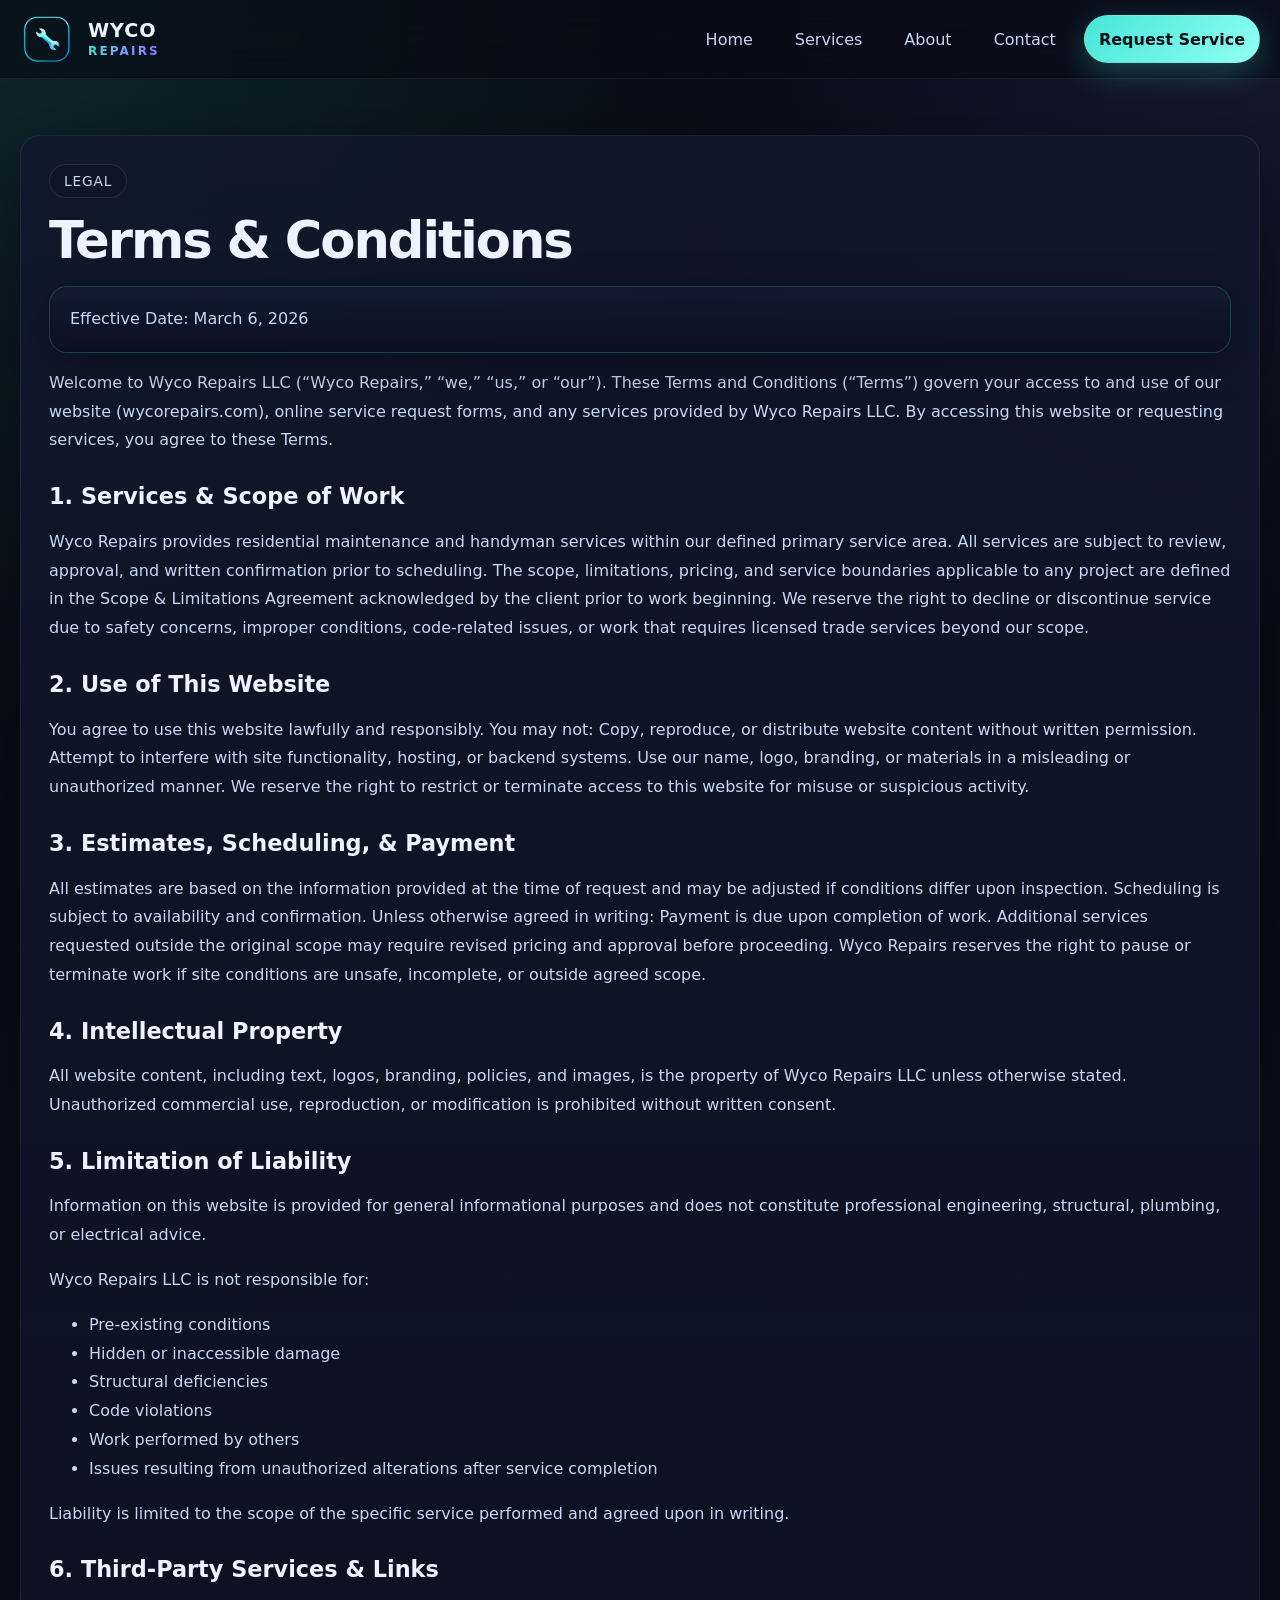
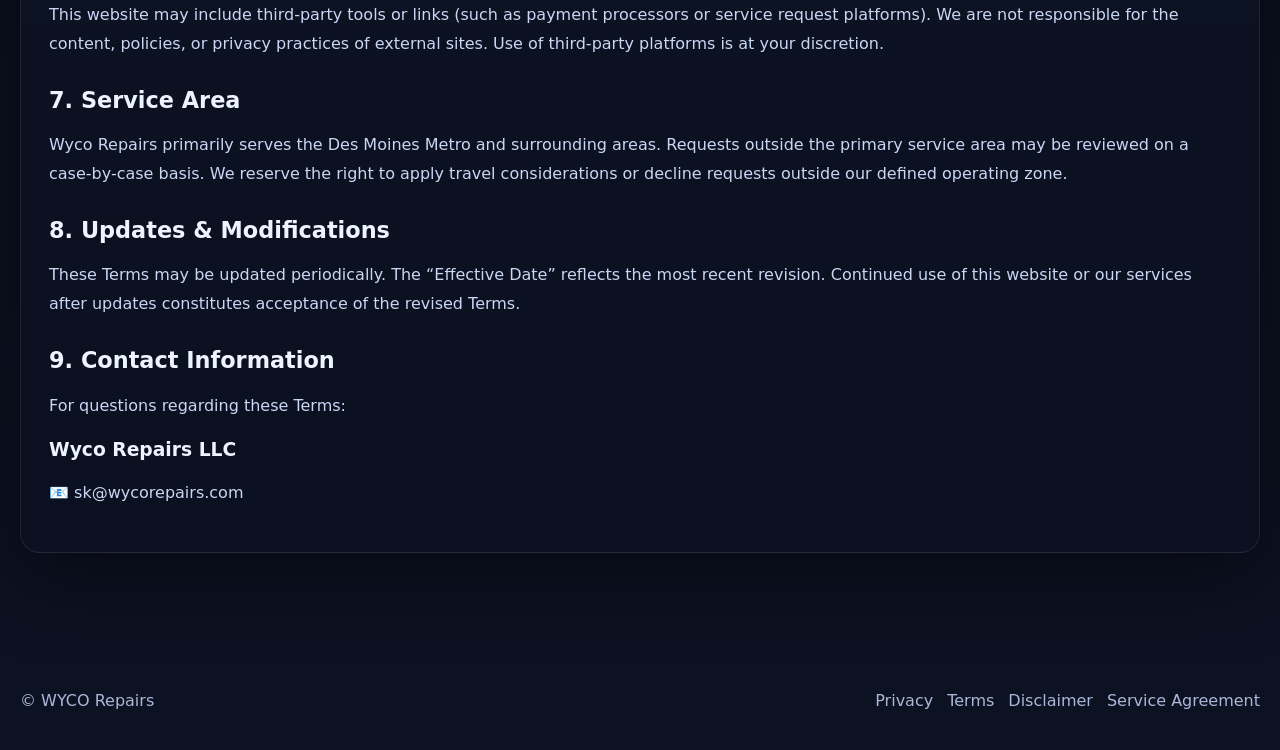
<file: terms.html>
<!DOCTYPE html>
<html lang="en">
<head>
  <meta charset="UTF-8" />
  <meta name="viewport" content="width=device-width, initial-scale=1.0" />
  <title>Terms & Conditions | WYCO Repairs</title>
  <link rel="stylesheet" href="css/style.css" />
  <link rel="apple-touch-icon" sizes="180x180" href="assets/icons/apple-touch-icon.png">

<link rel="icon" type="image/png" sizes="32x32" href="assets/icons/favicon-32x32.png">
<link rel="icon" type="image/png" sizes="16x16" href="assets/icons/favicon-16x16.png">
<link rel="icon" type="image/png" sizes="48x48" href="assets/icons/favicon-48x48.png">

<link rel="shortcut icon" href="assets/icons/favicon.ico">

<link rel="manifest" href="assets/site.webmanifest">
<meta name="msapplication-config" content="assets/browserconfig.xml"> 

<meta name="msapplication-TileColor" content="#0d1223">

<meta name="theme-color" content="#0d1223">
</head>
<body>
  <header class="site-header">
    <div class="container nav-shell">
      <a class="brand" href="index.html">
        <span class="brand-mark">
  <img src="assets/icons/wyco-master.png" alt="WYCO Repairs logo">
</span>
        <span class="brand-text"><span class="brand-title">WYCO</span><span class="brand-subtitle">REPAIRS</span></span>
      </a>
      <nav class="nav-links" aria-label="Primary">
        <a data-nav href="index.html">Home</a>
        <a data-nav href="services.html">Services</a>
        <a data-nav href="about.html">About</a>
        <a data-nav href="contact.html">Contact</a>
        <a class="cta" href="contact.html">Request Service</a>
      </nav>
      <button class="menu-toggle" aria-label="Toggle menu">
      <span></span>
      <span></span>
      <span></span>
    </button>
    </div>
  </header>

  <main>
    <div class="container">
      <section class="panel content-page">
        <span class="pill">Legal</span>
        <h1>Terms & Conditions</h1>
        <p class="notice">Effective Date: March 6, 2026</p>
        
<p>Welcome to Wyco Repairs LLC (“Wyco Repairs,” “we,” “us,” or “our”). These Terms and Conditions (“Terms”) govern your access to and use of our website (wycorepairs.com), online service request forms, and any services provided by Wyco Repairs LLC.

By accessing this website or requesting services, you agree to these Terms.</p>

<h2>1. Services & Scope of Work</h2>
<p>Wyco Repairs provides residential maintenance and handyman services within our defined primary service area. All services are subject to review, approval, and written confirmation prior to scheduling.

The scope, limitations, pricing, and service boundaries applicable to any project are defined in the Scope & Limitations Agreement acknowledged by the client prior to work beginning.

We reserve the right to decline or discontinue service due to safety concerns, improper conditions, code-related issues, or work that requires licensed trade services beyond our scope.</p>

<h2>2. Use of This Website</h2>
<p>You agree to use this website lawfully and responsibly. You may not:

Copy, reproduce, or distribute website content without written permission.

Attempt to interfere with site functionality, hosting, or backend systems.

Use our name, logo, branding, or materials in a misleading or unauthorized manner.

We reserve the right to restrict or terminate access to this website for misuse or suspicious activity.</p>

<h2>3. Estimates, Scheduling, & Payment</h2>
<p>All estimates are based on the information provided at the time of request and may be adjusted if conditions differ upon inspection.

Scheduling is subject to availability and confirmation.

Unless otherwise agreed in writing:

Payment is due upon completion of work.

Additional services requested outside the original scope may require revised pricing and approval before proceeding.

Wyco Repairs reserves the right to pause or terminate work if site conditions are unsafe, incomplete, or outside agreed scope.</p>

<h2>4. Intellectual Property</h2>
<p>All website content, including text, logos, branding, policies, and images, is the property of Wyco Repairs LLC unless otherwise stated.

Unauthorized commercial use, reproduction, or modification is prohibited without written consent.</p>

<h2>5. Limitation of Liability</h2>
<p>
Information on this website is provided for general informational purposes and does not constitute professional engineering, structural, plumbing, or electrical advice.
</p>

<p>Wyco Repairs LLC is not responsible for:</p>

<ul class="notice-list">
  <li>Pre-existing conditions</li>
  <li>Hidden or inaccessible damage</li>
  <li>Structural deficiencies</li>
  <li>Code violations</li>
  <li>Work performed by others</li>
  <li>Issues resulting from unauthorized alterations after service completion</li>
</ul>

<p>
Liability is limited to the scope of the specific service performed and agreed upon in writing.
</p>

<h2>6. Third-Party Services & Links</h2>
<p>This website may include third-party tools or links (such as payment processors or service request platforms). We are not responsible for the content, policies, or privacy practices of external sites. Use of third-party platforms is at your discretion.</p>

<h2>7. Service Area</h2>
<p>
Wyco Repairs primarily serves the Des Moines Metro and surrounding areas. Requests outside the primary service area may be reviewed on a case-by-case basis. We reserve the right to apply travel considerations or decline requests outside our defined operating zone.</p>

<h2>8. Updates & Modifications</h2>
<p>These Terms may be updated periodically. The “Effective Date” reflects the most recent revision. Continued use of this website or our services after updates constitutes acceptance of the revised Terms.</p>

<h2>9. Contact Information</h2>
<p>For questions regarding these Terms:</p>

<h3>Wyco Repairs LLC</h3>
 <p>📧 sk@wycorepairs.com</p>
      </section>
    </div>
  </main>

  <footer class="footer">
    <div class="container footer-shell">
      <div>© WYCO Repairs</div>
      <div class="footer-links">
        <a href="privacy.html">Privacy</a>
        <a href="terms.html">Terms</a>
        <a href="disclaimer.html">Disclaimer</a>
        <a href="service-agreement.html">Service Agreement</a>
      </div>
    </div>
  </footer>

  <script src="js/main.js"></script>
</body>
</html>
</file>
<file: css/style.css>
:root {
  --bg: #070b14;
  --bg2: #0d1223;
  --panel: rgba(16, 23, 45, 0.72);
  --panel-strong: rgba(23, 33, 61, 0.88);
  --line: rgba(120, 153, 255, 0.18);
  --text: #edf3ff;
  --muted: #aab7d8;
  --soft: #c9d6f4;
  --cyan: #45e6d8;
  --blue: #7aa2ff;
  --violet: #8a7dff;
  --green: #85a67d;
  --green-deep: #5f7d59;
  --shadow: 0 24px 80px rgba(0, 0, 0, 0.45);
  --radius-xl: 28px;
  --radius-lg: 20px;
  --radius-md: 14px;
  --maxw: 1240px;
}

* { box-sizing: border-box; }
html { scroll-behavior: smooth; }
body {
  margin: 0;
  font-family: Inter, system-ui, -apple-system, BlinkMacSystemFont, "Segoe UI", sans-serif;
  color: var(--text);
  background:
    radial-gradient(circle at top left, rgba(69,230,216,0.12), transparent 28%),
    radial-gradient(circle at top right, rgba(138,125,255,0.12), transparent 24%),
    linear-gradient(180deg, var(--bg), var(--bg2));
  min-height: 100vh;
}

a { color: inherit; text-decoration: none; }

.content-page a {
  color: var(--cyan);
  text-decoration: underline;
}

.content-page a:hover {
  color: #92fff3;
}

img { max-width: 100%; display: block; }
button, input, textarea { font: inherit; }

/* Contact icons */

.contact-link {
  display: inline-flex;
  align-items: center;
  gap: 10px;
  color: var(--text);
  text-decoration: none;
  transition: color 0.18s ease, transform 0.18s ease;
}

.contact-link:hover {
  color: var(--cyan);
  transform: translateY(-1px);
}

.contact-link .contact-icon {
  width: 20px;
  height: 20px;
  flex-shrink: 0;
  stroke: var(--cyan);
  stroke-width: 2;
  fill: none;
}

.container {
  width: min(calc(100% - 32px), var(--maxw));
  margin: 0 auto;
}

.site-header {
  position: sticky;
  top: 0;
  z-index: 1000;
  backdrop-filter: blur(18px);
  background: rgba(7, 11, 20, 0.65);
  border-bottom: 1px solid rgba(255,255,255,0.06);
}

.nav-shell {
  display: flex;
  align-items: center;
  justify-content: space-between;
  gap: 20px;
  min-height: 78px;
}

.menu-toggle {
  display: none;
  width: 48px;
  height: 48px;
  border-radius: 14px;
  border: 1px solid rgba(255,255,255,0.08);
  background: rgba(16,23,45,0.55);
  backdrop-filter: blur(12px);
  cursor: pointer;

  align-items: center;
  justify-content: center;
  flex-direction: column;
  gap: 5px;
}

.menu-toggle span {
  width: 18px;
  height: 2px;
  background: var(--soft);
  border-radius: 2px;
  display: block;
}

.brand {
  display: flex;
  align-items: center;
  gap: 14px;
  font-weight: 800;
  letter-spacing: 0.06em;
}

.brand-mark {
  width: 54px;
  height: 54px;
  display: grid;
  place-items: center;
  background: none;
  border: none;
  box-shadow: none;
}

.brand-mark img {
  width: 100%;
  height: 100%;
  object-fit: contain;
}

.brand-text {
  display: flex;
  flex-direction: column;
  line-height: 1;
}

.brand-title {
  font-size: 1.2rem;
}

.brand-subtitle {
  margin-top: 4px;
  font-size: 0.75rem;
  letter-spacing: 0.18em;
  background: linear-gradient(
    90deg,
    var(--cyan) 0%,
    var(--blue) 45%,
    var(--violet) 100%
  );
  -webkit-background-clip: text;
  -webkit-text-fill-color: transparent;
}

.nav-links {
  display: flex;
  align-items: center;
  gap: 14px;
  flex-wrap: wrap;
}

.nav-links a {
  padding: 10px 14px;
  border-radius: 999px;
  color: var(--soft);
}

.nav-links a:hover,
.nav-links a.active {
  background: rgba(255,255,255,0.06);
}

.cta,
.button-secondary {
  display: inline-flex;
  align-items: center;
  justify-content: center;
  gap: 10px;
  min-height: 48px;
  padding: 0 18px;
  border-radius: 999px;
  border: 1px solid transparent;
  transition: transform 0.2s ease, border-color 0.2s ease, background 0.2s ease;
}

.cta:hover,
.button-secondary:hover {
  transform: translateY(-1px);
}

.cta {
  background: linear-gradient(135deg, var(--cyan), #92fff3);
  color: #041014 !important;

  box-shadow: 0 10px 30px rgba(69, 230, 216, 0.25);
  font-weight: 700;
}

.button-secondary {
  background: rgba(255,255,255,0.03);
  border-color: rgba(255,255,255,0.08);
  color: var(--text);
}

main {
  padding: 28px 0 80px;
}

.hero {
  position: relative;
  overflow: hidden;
  border-radius: var(--radius-xl);
  min-height: 72svh;
  display: grid;
  align-items: end;
  border: none;
box-shadow: inset 0 0 120px rgba(0,0,0,0.75), var(--shadow);

  background:
  radial-gradient(circle at center, rgba(0,0,0,0) 60%, rgba(0,0,0,0.65) 100%),
  linear-gradient(180deg, rgba(6,10,18,0.35), rgba(6,10,18,0.85)),
  url("../assets/images/workshop.jpg");

  background-size: cover;
  background-position: center;
}

.hero::before {
  content: "";
  position: absolute;
  inset: 0;
  background:
    linear-gradient(90deg, rgba(0,0,0,0.48), transparent 35%, rgba(255,255,255,0.04) 60%, transparent 68%),
    linear-gradient(180deg, transparent 35%, rgba(0,0,0,0.42));
  pointer-events: none;
}

.hero::after {
  content: "";
  position: absolute;
  inset: 0;
  background: linear-gradient(90deg, rgba(0,0,0,0.55), rgba(0,0,0,0.1));
  pointer-events: none;
}

.hero-grid {
  position: relative;
  z-index: 1;
  display: grid;
  grid-template-columns: 1.3fr 0.7fr;
  gap: 28px;
  padding: clamp(24px, 4vw, 40px);
}

.hero-copy {
  align-self: end;
  max-width: 760px;
  display: flex;
  flex-direction: column;
  align-items: center;
}

.hero-copy > .pill {
  align-self: flex-start;
}

.pill {
  display: inline-flex;
  align-items: center;
  gap: 8px;
  min-height: 34px;
  padding: 0 14px;
  border-radius: 999px;
  border: 1px solid rgba(255,255,255,0.1);
  background: rgba(12, 18, 35, 0.5);
  color: var(--soft);
  font-size: 0.86rem;
  letter-spacing: 0.06em;
  text-transform: uppercase;
}

.hero h1 {
  margin: 16px 0 12px;
  font-size: clamp(2.8rem, 6vw, 5.8rem);
  line-height: 0.9;
  letter-spacing: -0.05em;
}

.hero-title {
  text-align: center;

  background: linear-gradient(
    90deg,
    #f2f7ff 0%,
    var(--cyan) 25%,
    var(--blue) 50%,
    var(--violet) 75%
  );

  background-size: 150% auto;

  -webkit-background-clip: text;
  background-clip: text;

  -webkit-text-fill-color: transparent;
  color: transparent;
}

.hero-outcome {
  display: block;
  text-align: center;
}

.hero p {
  margin: 0;
  max-width: 58ch;
  color: var(--soft);
  font-size: clamp(1rem, 1.5vw, 1.08rem);
  line-height: 1.7;
}

.hero-actions {
  margin-top: 24px;
  display: flex;
  gap: 14px;
  flex-wrap: wrap;
  justify-content: center;
}

.hero-panel,
.panel {
  background: linear-gradient(180deg, rgba(17, 24, 44, 0.82), rgba(11, 17, 32, 0.9));
  border: 1px solid rgba(255,255,255,0.08);
  border-radius: var(--radius-lg);
  box-shadow: var(--shadow);
}

.hero-panel {
  align-self: end;
  padding: 22px;
}

.hero-sub {
  margin: 18px 0 0;
  text-align: center;
  max-width: 520px;
}

.meta-list {
  display: grid;
  gap: 14px;
}

.meta-item small,
.section-eyebrow {
  display: block;
  color: var(--muted);
  text-transform: uppercase;
  letter-spacing: 0.08em;
  font-size: 0.76rem;
  margin-bottom: 8px;
}

.meta-item strong {
  display: block;
  font-size: 1rem;
  color: var(--text);
}

section {
  margin-top: 28px;
}

.section-shell {
  padding: 28px;
}

.section-heading {
  display: flex;
  align-items: end;
  justify-content: space-between;
  gap: 18px;
  margin-bottom: 20px;
}

.section-heading h2 {
  margin: 8px 0 0;
  font-size: clamp(1.8rem, 3vw, 2.6rem);
  letter-spacing: -0.04em;
}

.section-heading p {
  margin: 8px 0 0;
  max-width: 62ch;
  color: var(--muted);
  line-height: 1.7;
}

.gradient-text {
  display: block;
  width: fit-content;
  max-width: 100%;
  margin-top: 6px;
  line-height: 1.05;

  background: linear-gradient(
    90deg,
    #f2f7ff 0%,
    var(--cyan) 25%,
    var(--blue) 50%,
    var(--violet) 75%
  );

  -webkit-background-clip: text;
  background-clip: text;
  -webkit-text-fill-color: transparent;
  color: transparent;
}

.gradient-wyco {
  background: linear-gradient(
    90deg,
    #f2f7ff 0%,
    var(--cyan) 25%,
    var(--blue) 50%,
    var(--violet) 75%
  );

  -webkit-background-clip: text;
  background-clip: text;
  -webkit-text-fill-color: transparent;
  color: transparent;
}

.grid-3,
.grid-2,
.grid-services {
  display: grid;
  gap: 18px;
}

.grid-3 { grid-template-columns: repeat(3, minmax(0, 1fr)); }
.grid-2 { grid-template-columns: repeat(2, minmax(0, 1fr)); }
.grid-services { grid-template-columns: repeat(3, minmax(0, 1fr)); }

.card {
  padding: 22px;
  border-radius: var(--radius-lg);
  background: rgba(255,255,255,0.03);
  border: 1px solid rgba(255,255,255,0.08);
}

.card h3 {
  margin: 0 0 10px;
  font-size: 1.1rem;
}

.card p,
.card li,
.panel p,
.panel li {
  color: var(--soft);
  line-height: 1.7;
}

.service-sub {
  display: block;
  font-size: 0.72rem;
  letter-spacing: 0.12em;
  text-transform: uppercase;

  color: var(--cyan);

  opacity: 0.75;

  margin-bottom: 6px;
}

.icon-chip {
  width: 40px;
  height: 40px;
  display: grid;
  place-items: center;
  border-radius: 14px;
  margin-bottom: 14px;
  background: linear-gradient(135deg, rgba(69,230,216,0.16), rgba(122,162,255,0.16));
  border: 1px solid rgba(255,255,255,0.08);
}

.price-card {
  padding: 24px;
  display: flex;
  flex-direction: column;
  gap: 12px;
}

.price-amount {
  font-size: 2rem;
  font-weight: 800;
  letter-spacing: -0.04em;
}

.list-clean {
  list-style: none;
  padding: 0;
  margin: 0;
}

.list-clean li {
  padding: 10px 0;
  border-bottom: 1px solid rgba(255,255,255,0.06);
}

.list-clean li:last-child {
  border-bottom: 0;
}

.contact-layout {
  display: grid;
  grid-template-columns: 0.9fr 1.1fr;
  gap: 18px;
}

.jotform-slot {
  padding: 18px;
  border-radius: 18px;
  border: 1px dashed rgba(69,230,216,0.32);
  background: rgba(7, 11, 20, 0.56);
  color: var(--soft);
  overflow: hidden;
}

.code-inline {
  display: inline-block;
  margin-top: 8px;
  padding: 10px 12px;
  border-radius: 12px;
  background: rgba(255,255,255,0.05);
  border: 1px solid rgba(255,255,255,0.08);
  font-family: ui-monospace, SFMono-Regular, Menlo, Monaco, Consolas, monospace;
  font-size: 0.92rem;
  word-break: break-word;
}

.footer {
  margin-top: 32px;
  padding: 26px 0 40px;
  color: var(--muted);
}

.footer-shell {
  display: flex;
  justify-content: space-between;
  gap: 18px;
  flex-wrap: wrap;
  align-items: center;
}

.footer-links {
  display: flex;
  gap: 14px;
  flex-wrap: wrap;
}

.content-page {
  padding: 28px;
}

.content-page h1 {
  margin: 12px 0 8px;
  font-size: clamp(2rem, 4vw, 3.4rem);
  letter-spacing: -0.04em;
}

.content-page h2 {
  margin-top: 28px;
  font-size: 1.4rem;
}

.content-page p,
.content-page li {
  color: var(--soft);
  line-height: 1.8;
}

.about-text {
  max-width: 720px;
}

.about-text ul {
  padding-left: 1.25rem;
}

.about-text li + li {
  margin-top: 8px;
}

.about-text h2 {
  margin-top: 34px;
}

.about-text p + p {
  margin-top: 16px;
}

.notice {
  padding: 18px 20px;
  border-radius: 18px;

  background: linear-gradient(
    180deg,
    rgba(20,28,55,0.65),
    rgba(10,15,30,0.75)
  );

  border: 1px solid rgba(69,230,216,0.20);

  color: var(--soft);
  line-height: 1.7;

  backdrop-filter: blur(10px);

  box-shadow: 0 10px 40px rgba(0,0,0,0.35);
}

.notice p {
  margin: 0 0 12px 0;
}

.notice p:last-child {
  margin-bottom: 0;
}

.notice p::before {
  content: "• ";
  color: var(--cyan);
}

.table-like {
  display: grid;
  gap: 14px;
}

.table-row {
  display: grid;
  grid-template-columns: 180px 1fr;
  gap: 18px;
  padding: 14px 0;
  border-top: 1px solid rgba(255,255,255,0.06);
}

.table-row:first-child { border-top: 0; }

@media (max-width: 980px) {
  .hero-grid,
  .grid-3,
  .grid-2,
  .grid-services,
  .contact-layout,
  .table-row {
    grid-template-columns: 1fr;
  }

  .section-heading {
    align-items: start;
    flex-direction: column;
  }
}

@media (max-width: 720px) {
  .menu-toggle {
    display: flex;
  }

  .nav-shell {
    position: relative;
    padding: 12px 0;
  }

  .nav-links {
    position: absolute;
    top: calc(100% + 10px);
    right: 0;
    left: 0;

    display: none;
    flex-direction: column;
    gap: 14px;

    padding: 20px;

    background: linear-gradient(
      180deg,
      rgba(17, 24, 44, 0.95),
      rgba(11, 17, 32, 0.95)
    );

    border-radius: var(--radius-lg);
    border: 1px solid rgba(255,255,255,0.08);
    box-shadow: var(--shadow);
  }

  .nav-links.active {
    display: flex;
  }

  .hero {
    min-height: 62svh;
  }

  .hero h1 {
    font-size: clamp(2.3rem, 11vw, 4rem);
  }

  .section-shell,
  .content-page,
  .hero-panel {
    padding: 20px;
  }
}
</file>
